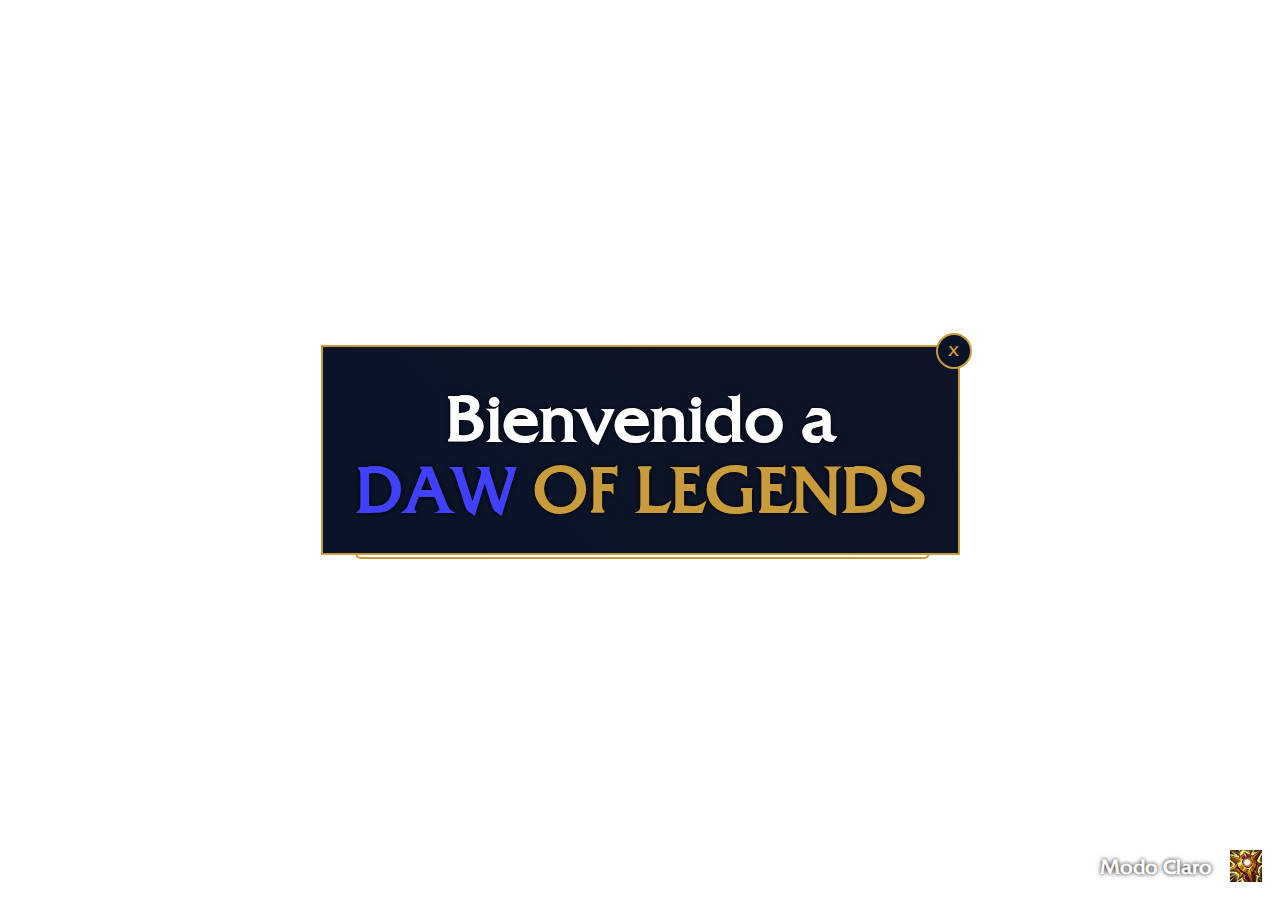
<file: index.html>
<!DOCTYPE html>
<html lang="en">
<head>
    <meta charset="UTF-8">
    <meta name="viewport" content="width=device-width, initial-scale=1.0">
    <title>DAW OF LEGENDS</title>
</head>
<body onload="window.location = './wellcome'">
    
</body>
</html>
</file>
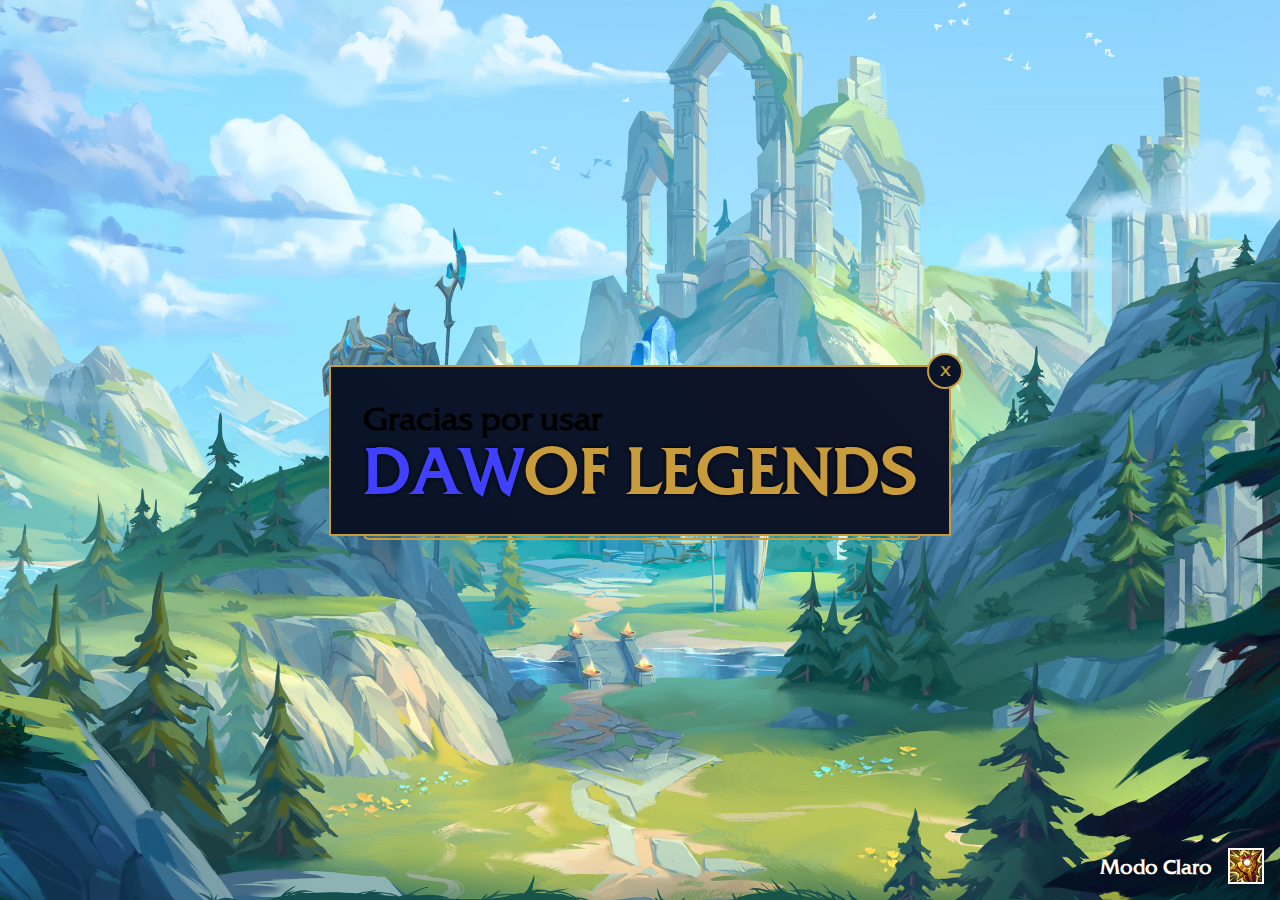
<file: goodbye/index.html>
<!DOCTYPE html>
<html lang="en">
<head>
    <meta charset="UTF-8">
    <meta name="viewport" content="width=device-width, initial-scale=1.0">
    <title>Gracias por usar DAW OF LEGENDS</title>
    <link rel="stylesheet" href="../src/css/global.css">
    <link rel="stylesheet" href="style.css">
</head>
<body>
    <div class="window">
        <h1>Gracias por usar</h1>
        <a href="../wellcome/" class="title"><span class="title0">DAW</span> <span class="title1">OF LEGENDS</span></a>
    </div>
    <div id="theme-mode"><p></p><img src="../src/images/transparent.png" onclick="changeThemeMode(true)"></div>
    <script src="../src/js/script.js"></script>
</body>
</html>
</file>
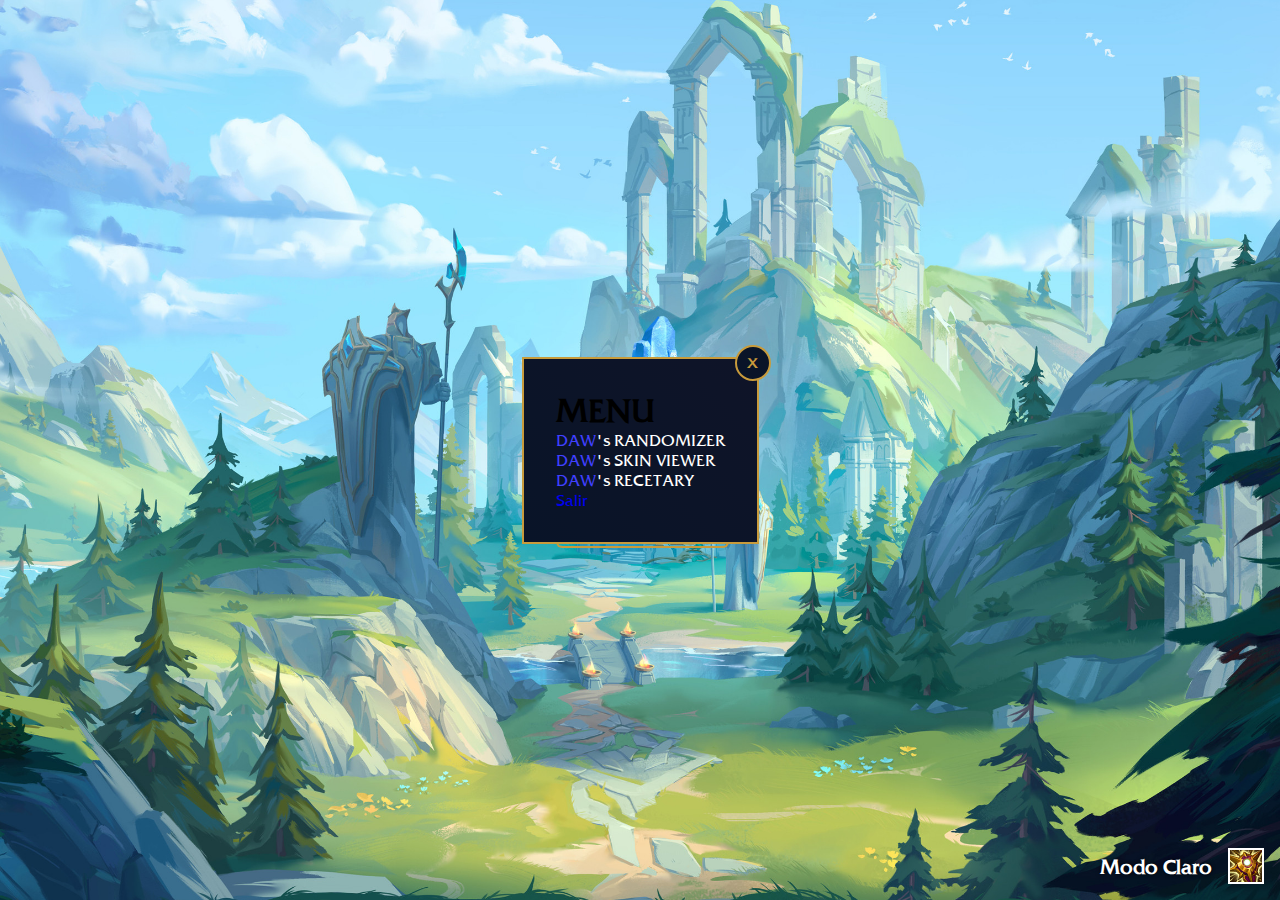
<file: menu/index.html>
<!DOCTYPE html>
<html lang="en">
<head>
    <meta charset="UTF-8">
    <meta name="viewport" content="width=device-width, initial-scale=1.0">
    <title>Menu - DAW OF LEGENDS</title>
    <link rel="stylesheet" href="../src/css/global.css">
    <link rel="stylesheet" href="style.css">
</head>
<body>
    <main>
        <div class="window">
            <div class="head">
                <h1>MENU</h1>
            </div>
            <div class="body">
                <a href="../randomizer/" class="title"><span class="title0">DAW</span><span class="title1">'s RANDOMIZER</span></a>
                <a href="../skin-viewer/" class="title"><span class="title0">DAW</span><span class="title1">'s SKIN VIEWER</span></a>
                <a href="../recetary/" class="title"><span class="title0">DAW</span><span class="title1">'s RECETARY</span></a>
            </div>
            <div class="foot">
                <a href="../goodbye/">Salir</a>
            </div>
        </div>
    </main>
    <div id="theme-mode" onclick="changeThemeMode(true)"><p></p><img src="../src/images/transparent.png"></div>
    <script src="../src/js/script.js"></script>
</body>
</html>
</file>
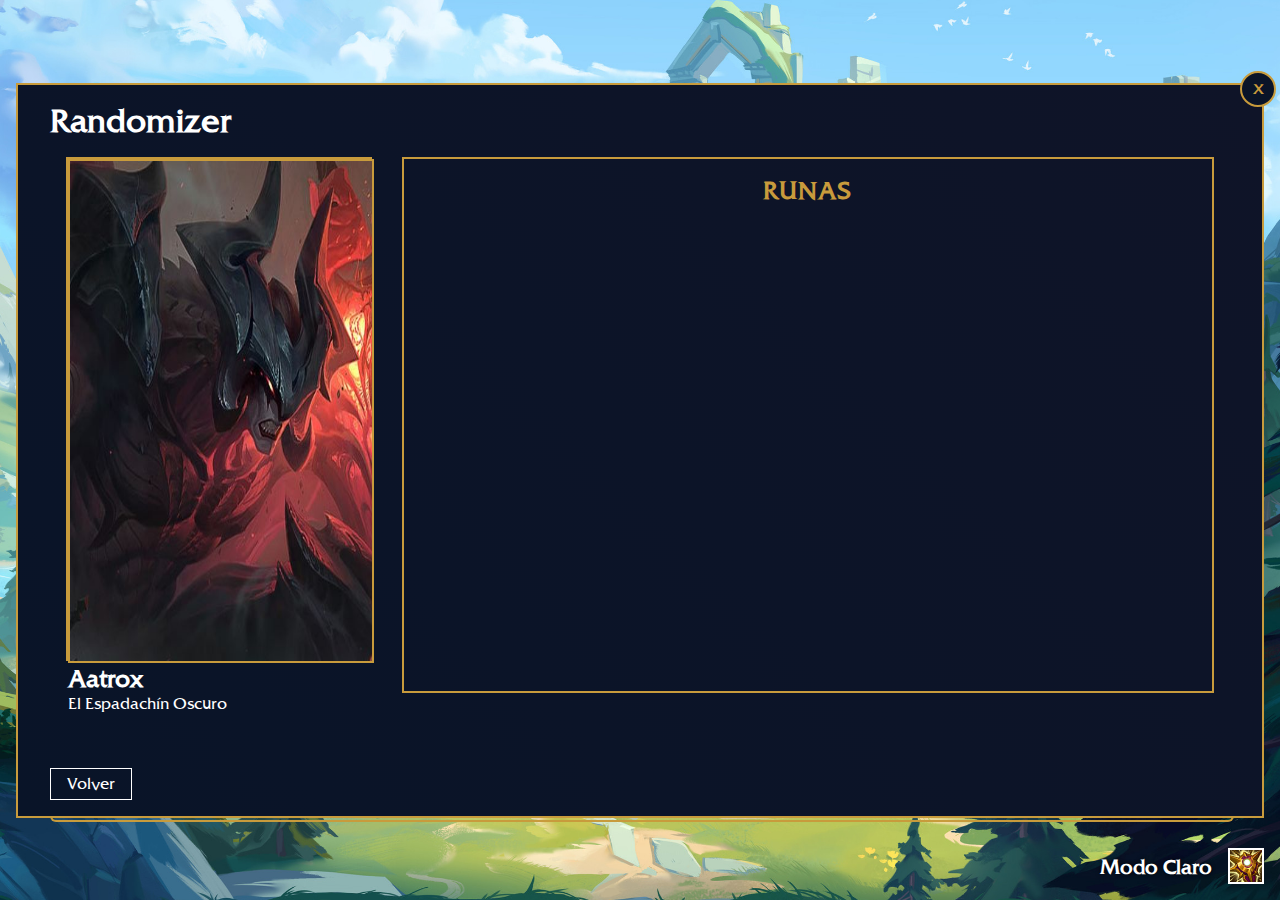
<file: randomizer/index.html>
<!DOCTYPE html>
<html lang="es">
<head>
    <meta charset="UTF-8">
    <meta name="viewport" content="width=device-width, initial-scale=1.0">
    <title>Randomizer - DAW OF LEGENDS</title>
    <link rel="stylesheet" href="../src/css/global.css">
    <link rel="stylesheet" href="style.css">
</head>
<body>
    <main>
        <div class="window">
            <div class="head">
                <h1>Randomizer</h1>
            </div>
            <div class="body">
                <div class="campeon">
                    <img src="../src/images/campeones/Aatrox.png" alt="Logo" class="campeon">
                    <h2 class="nombre">Aatrox</h2>
                    <p>El Espadachín Oscuro</p>
                </div>
                <div class="runas">
                    <h2>Runas</h2>
                </div>
            </div>
            <div class="foot">
                <a href="../menu/">Volver</a>
            </div>
        </div>
    </main>
    <div id="theme-mode"><p></p><img src="../src/images/transparent.png" onclick="changeThemeMode(true)"></div>
    <script src="../src/js/script.js"></script>
</body>
</html>
</file>
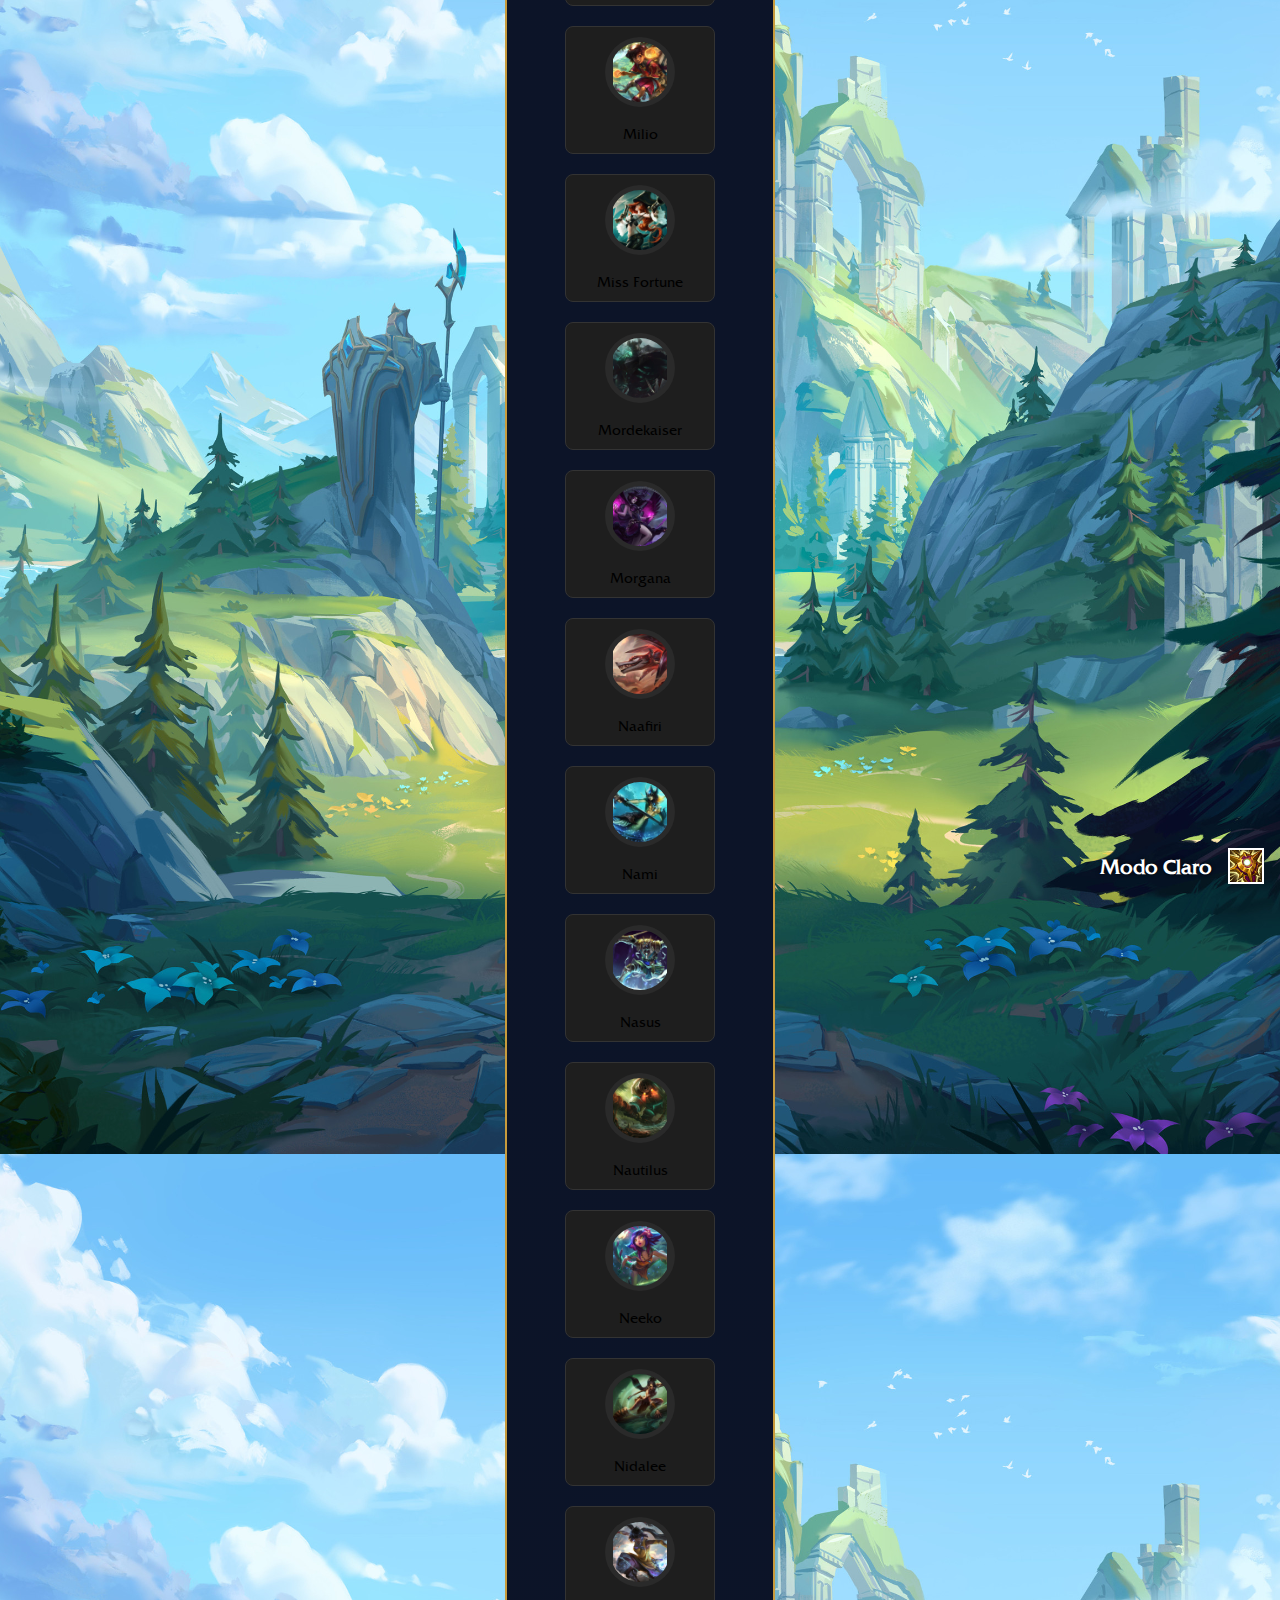
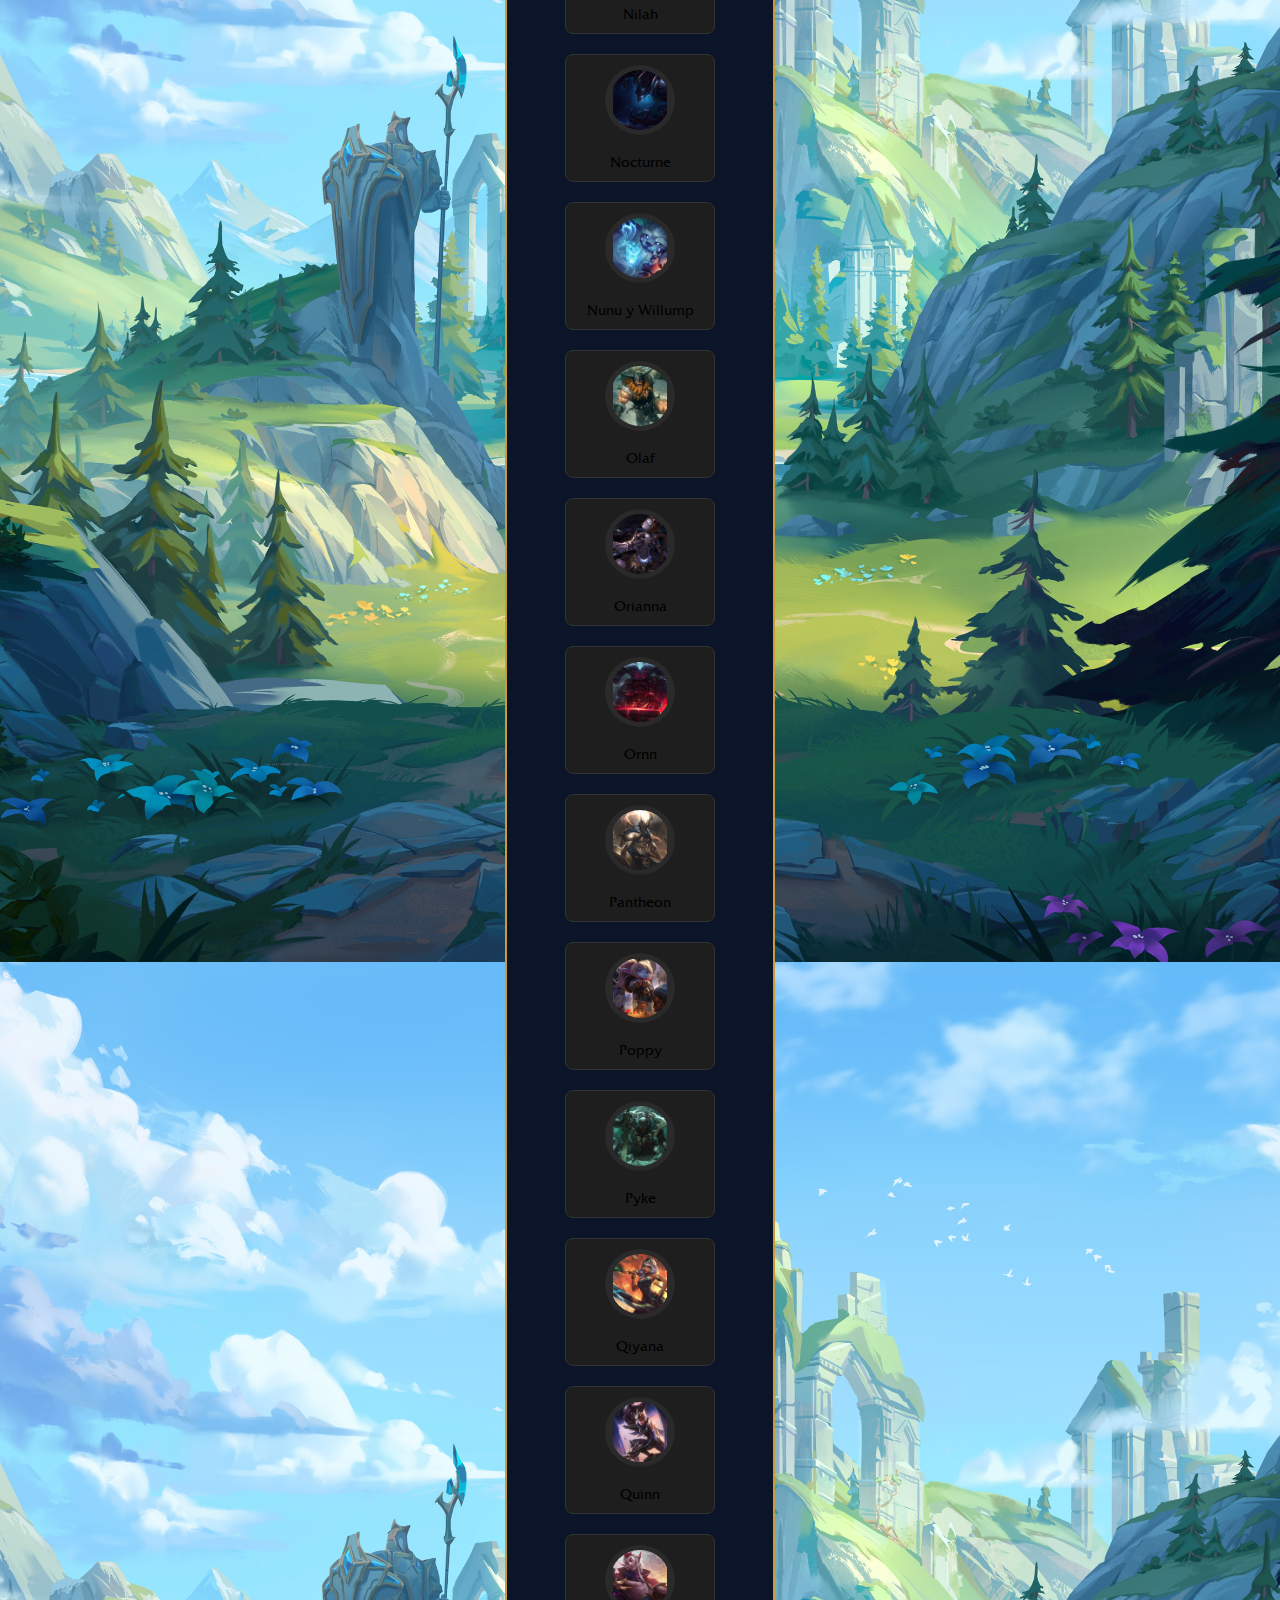
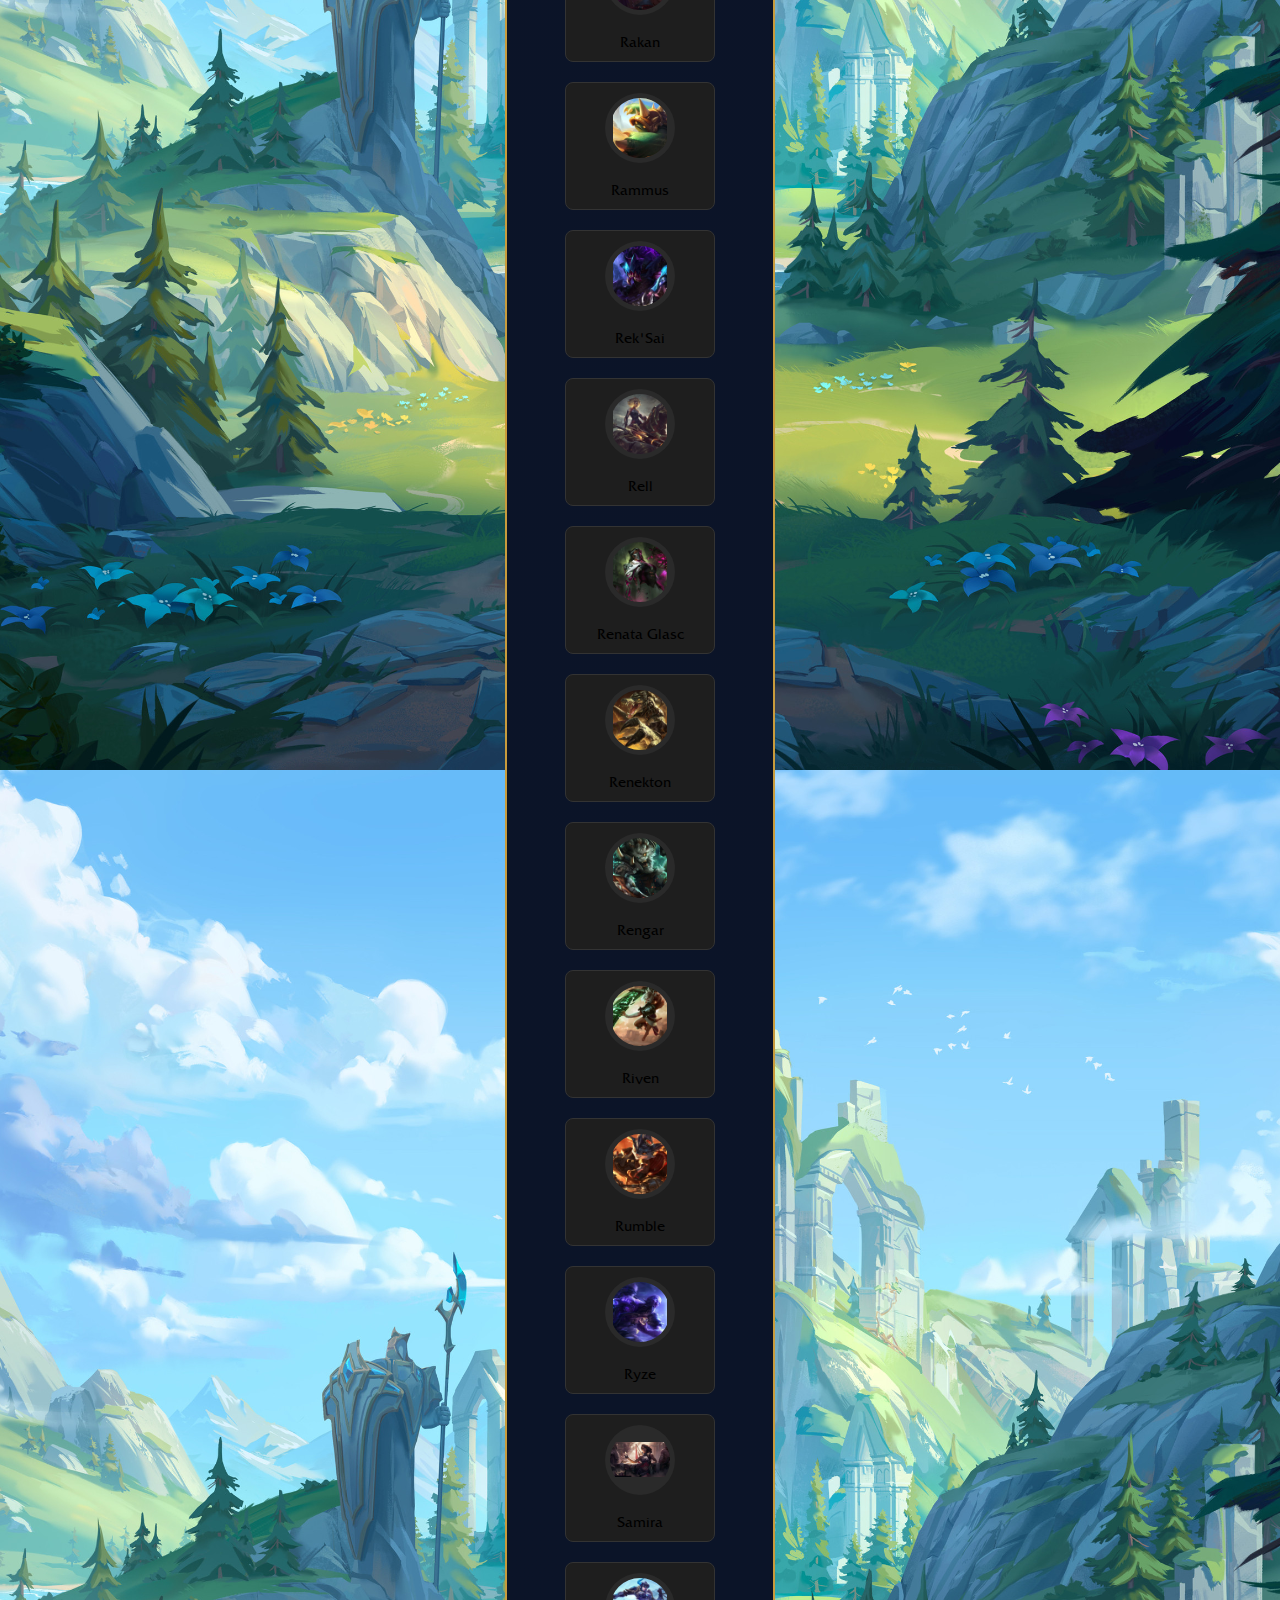
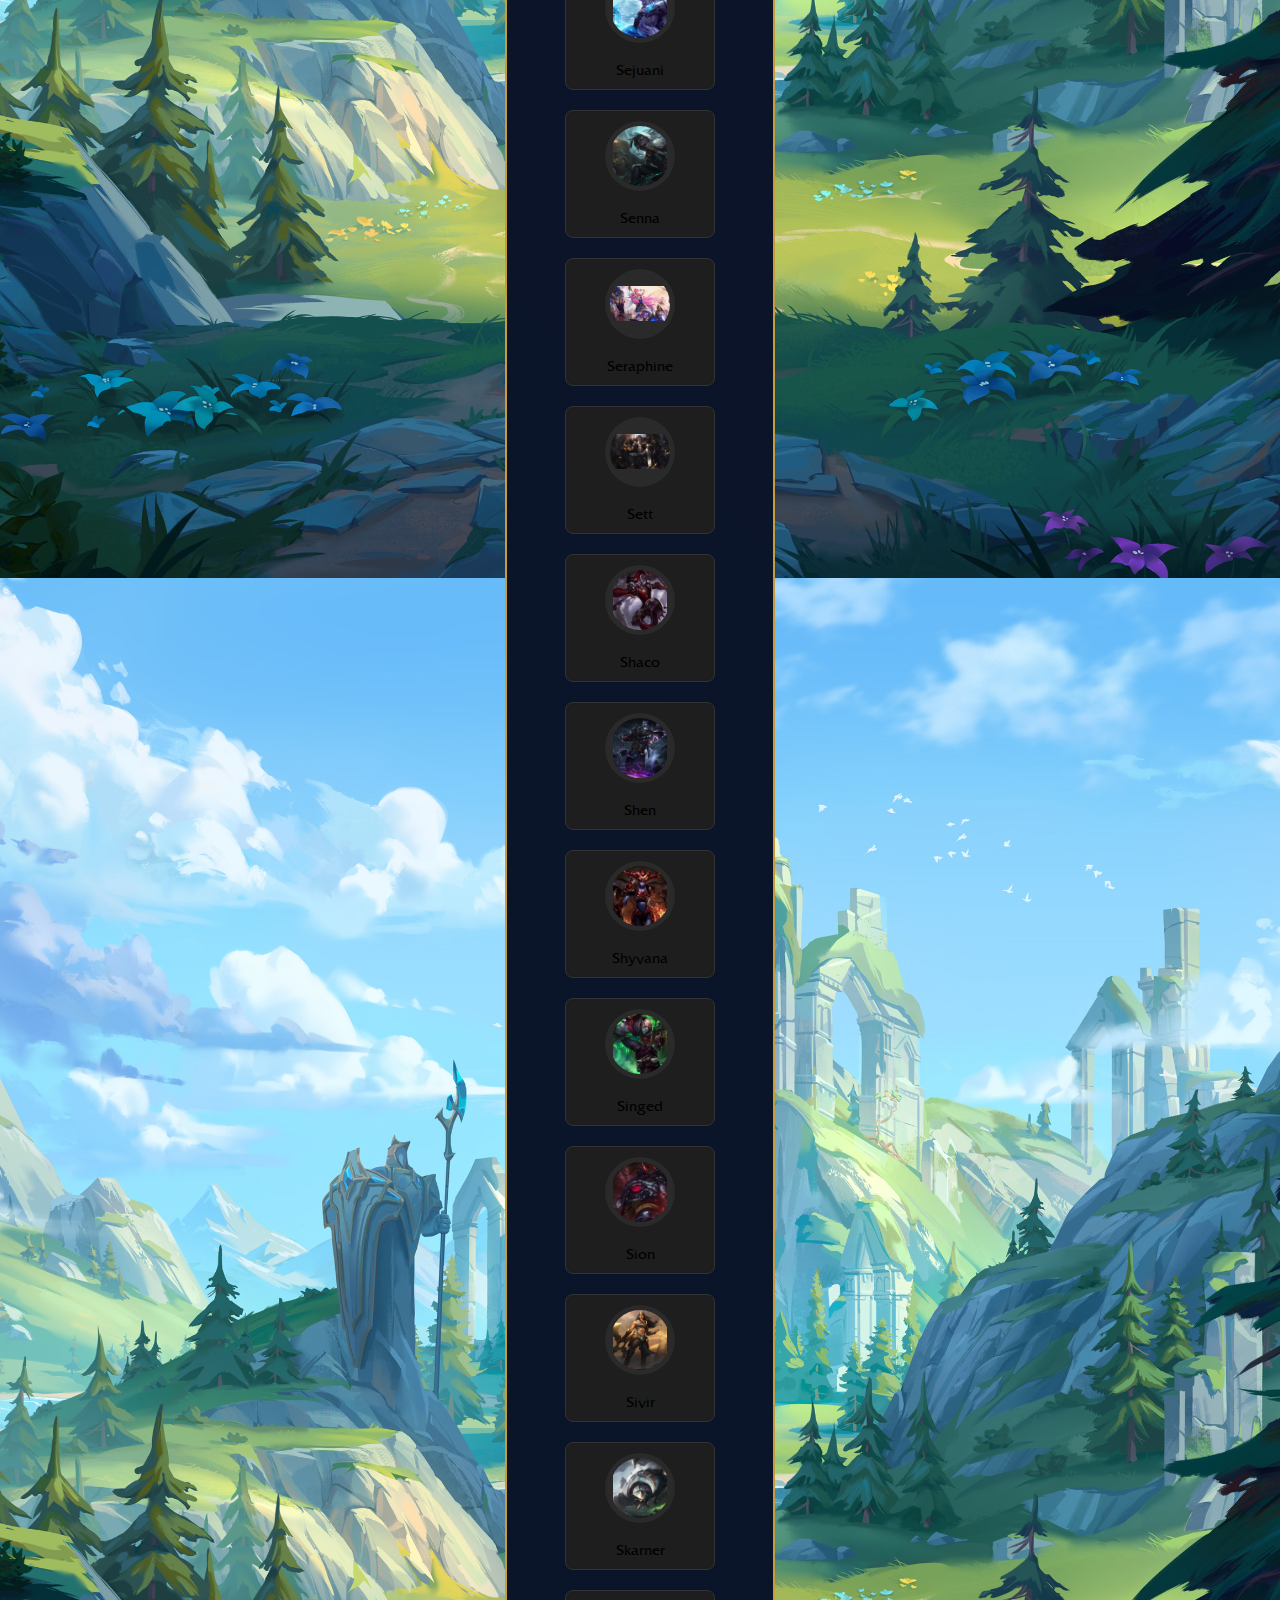
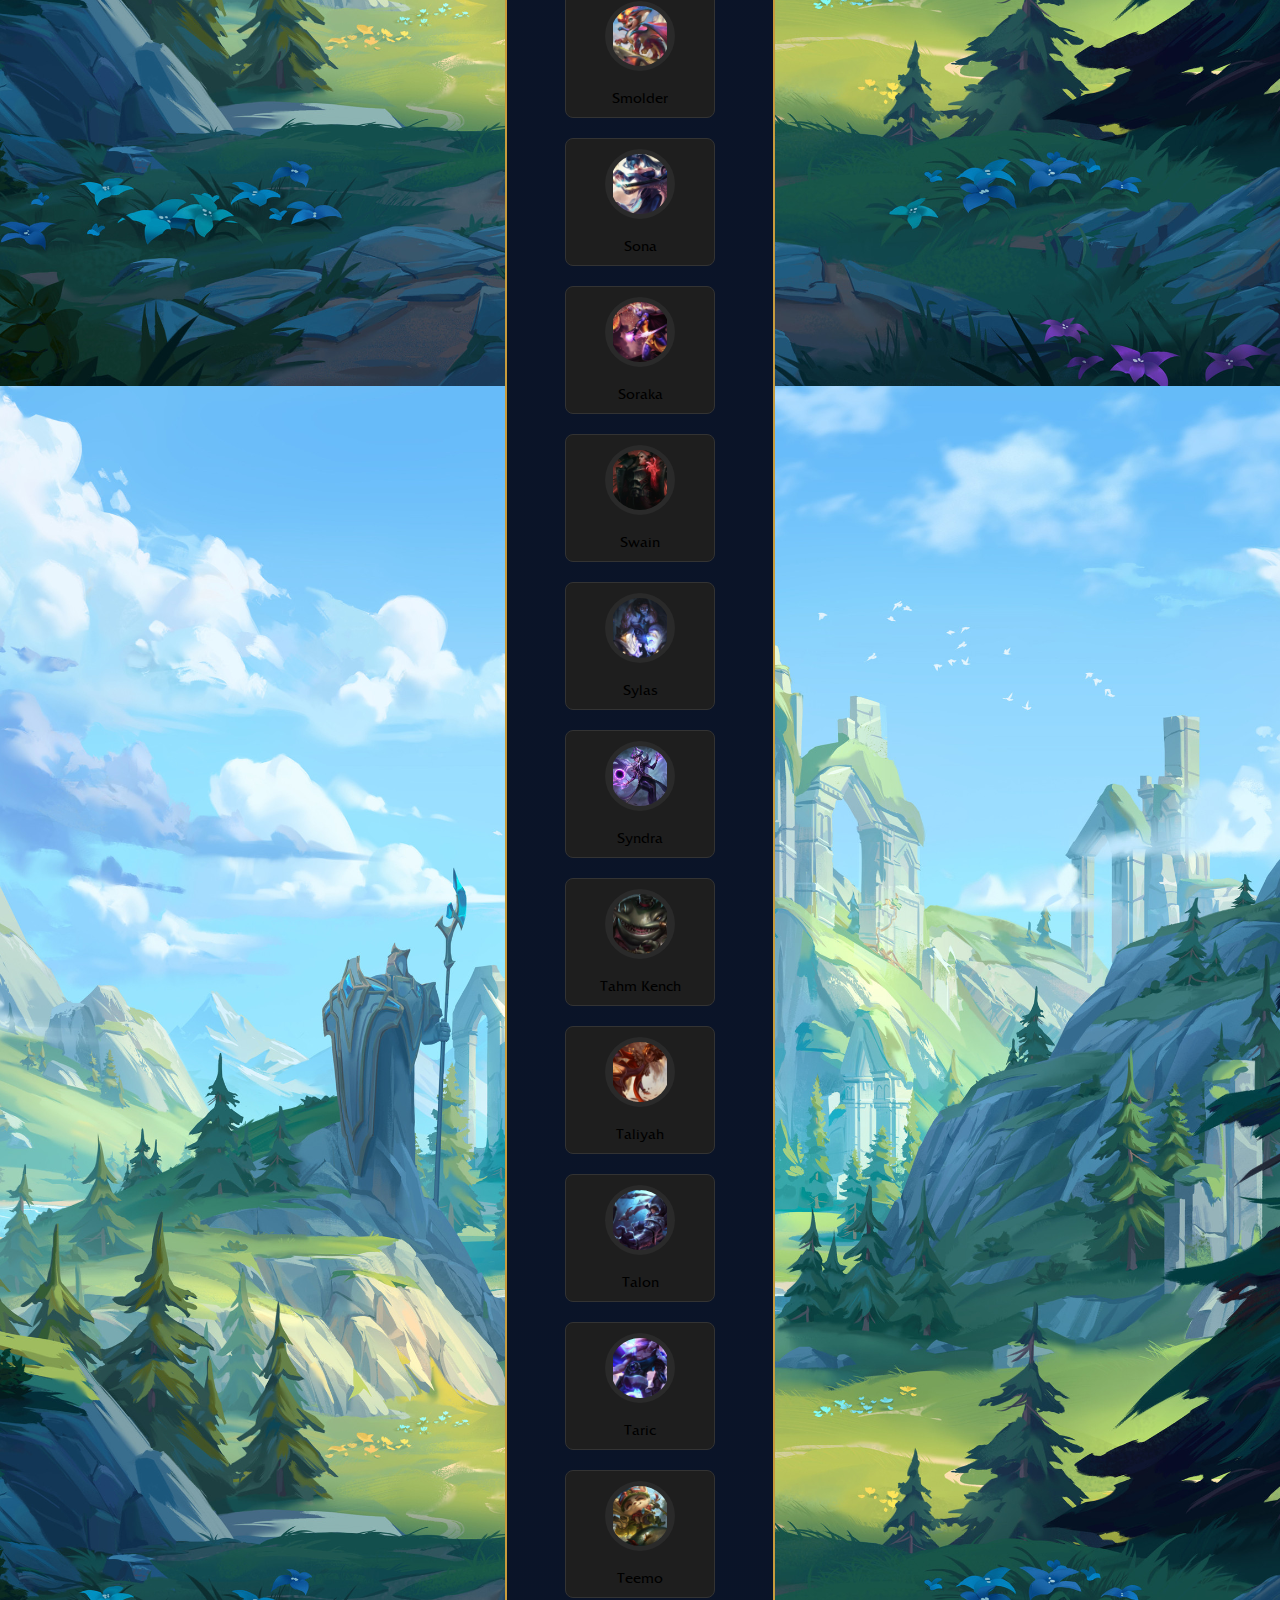
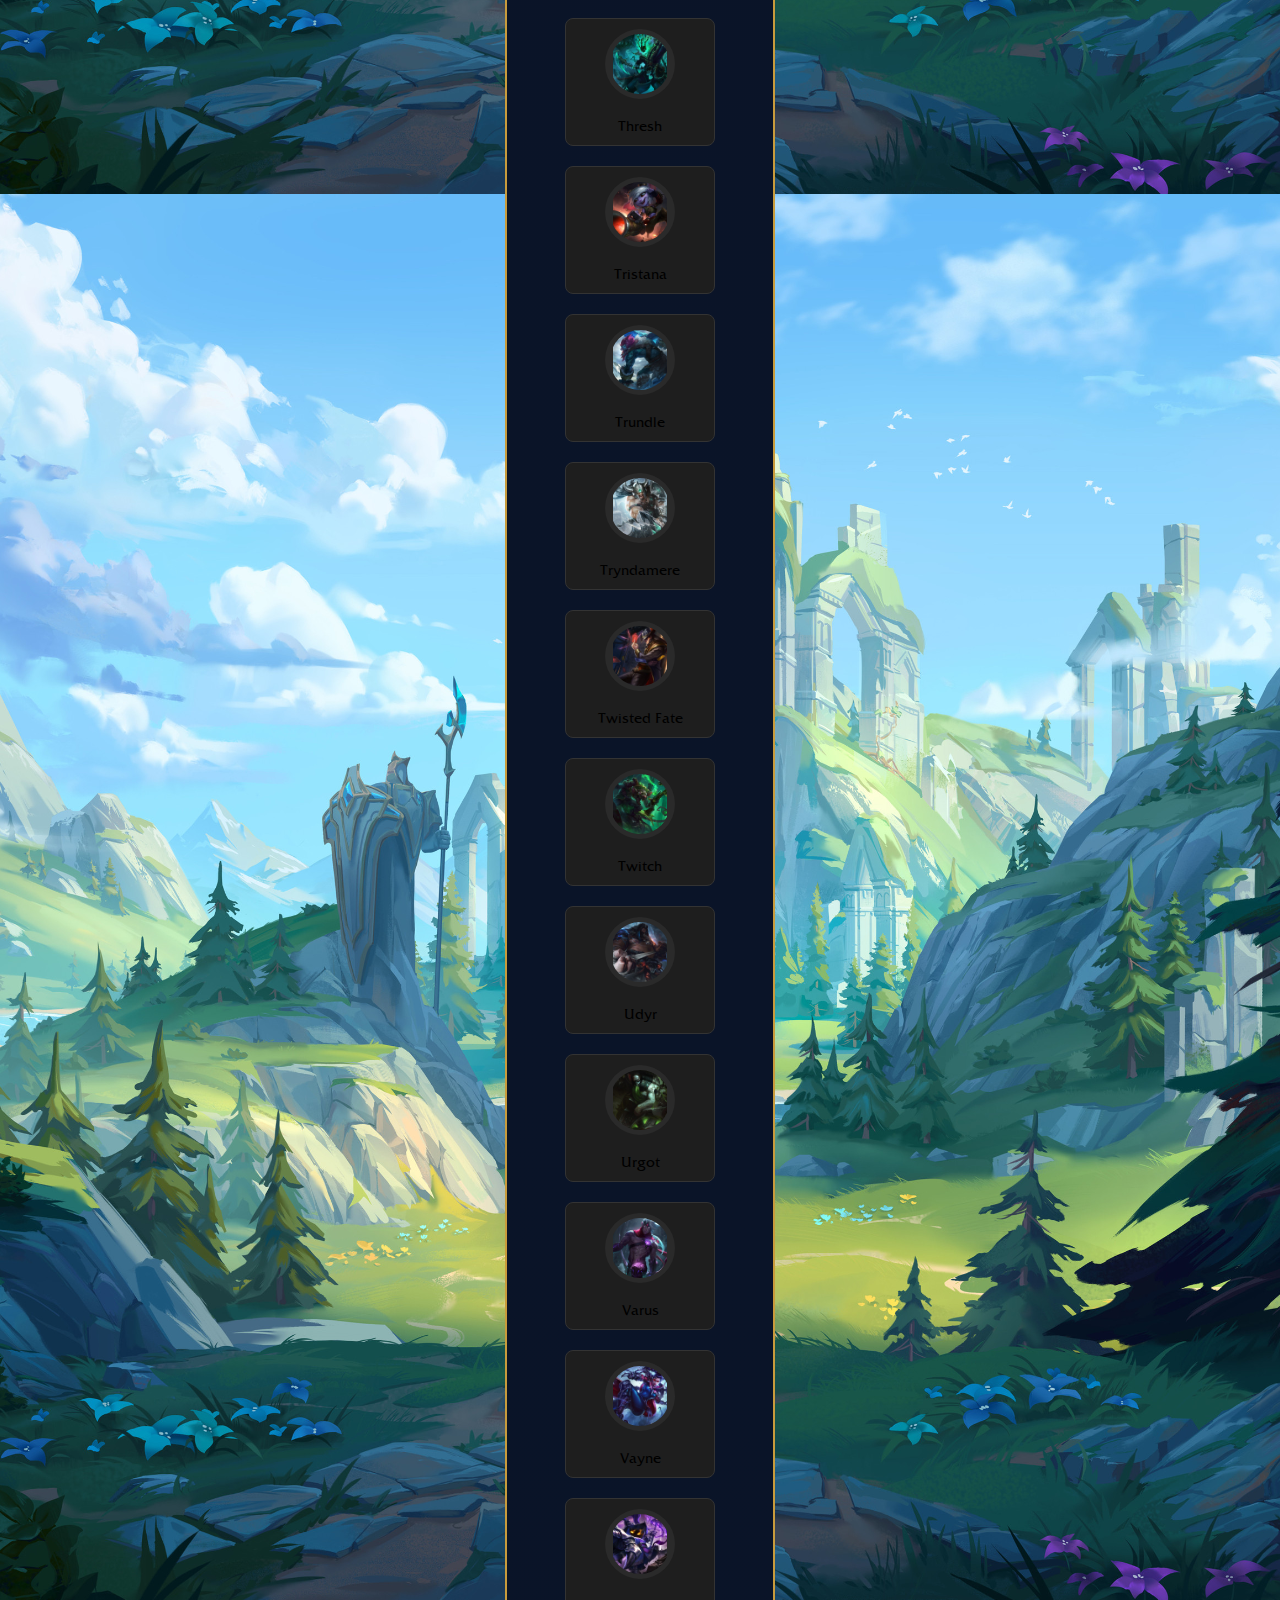
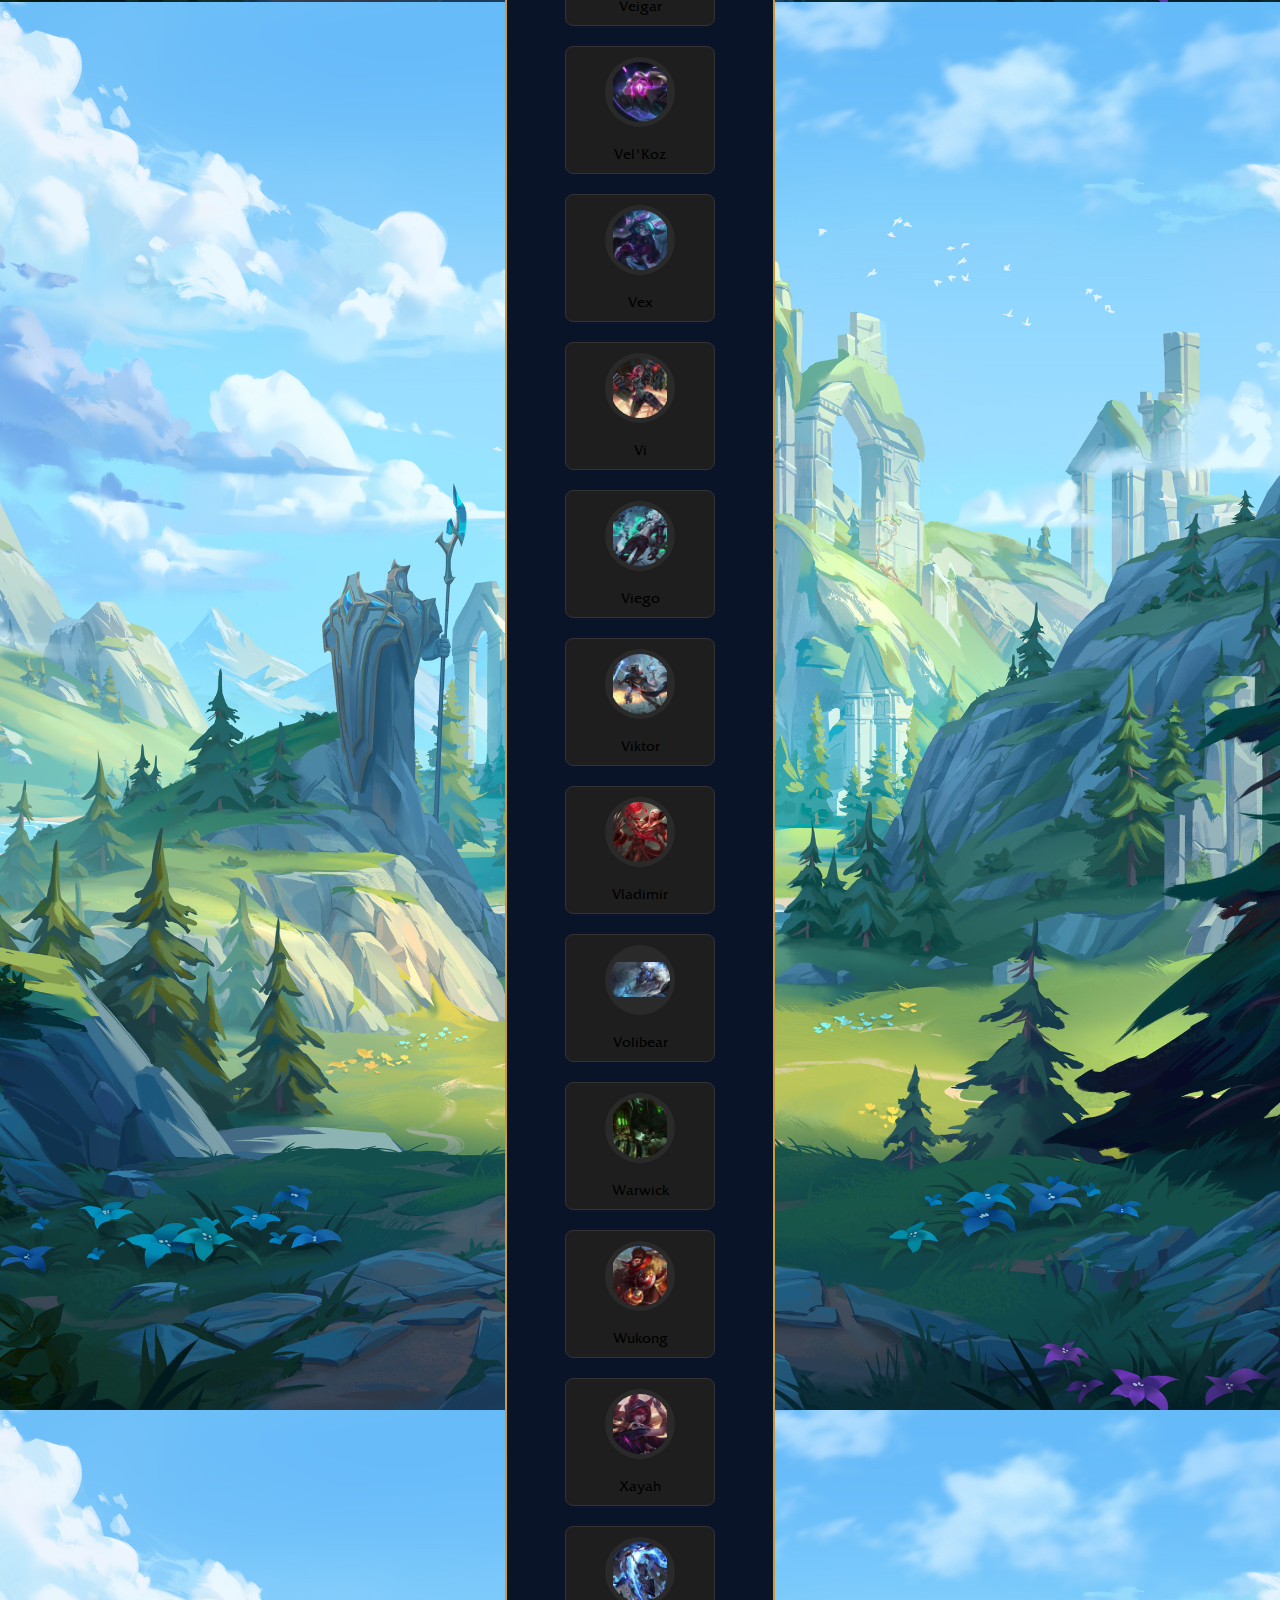
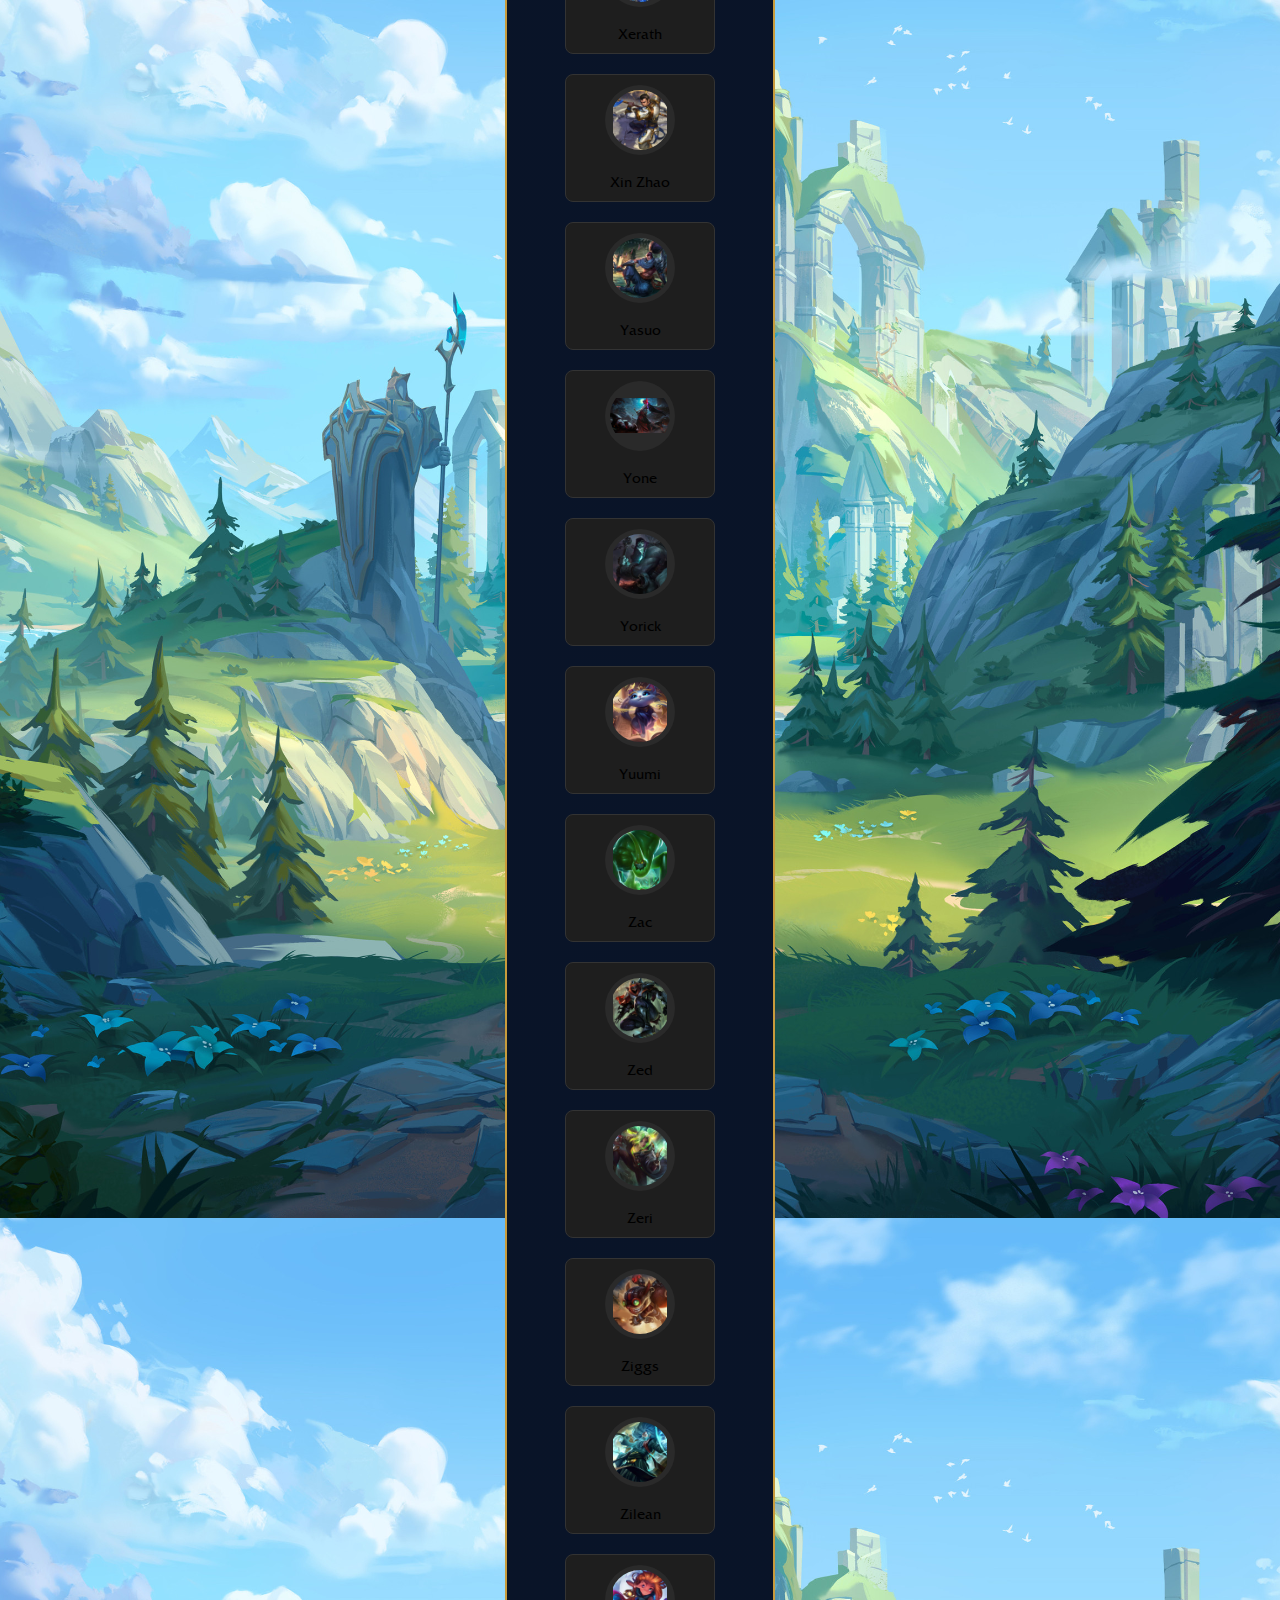
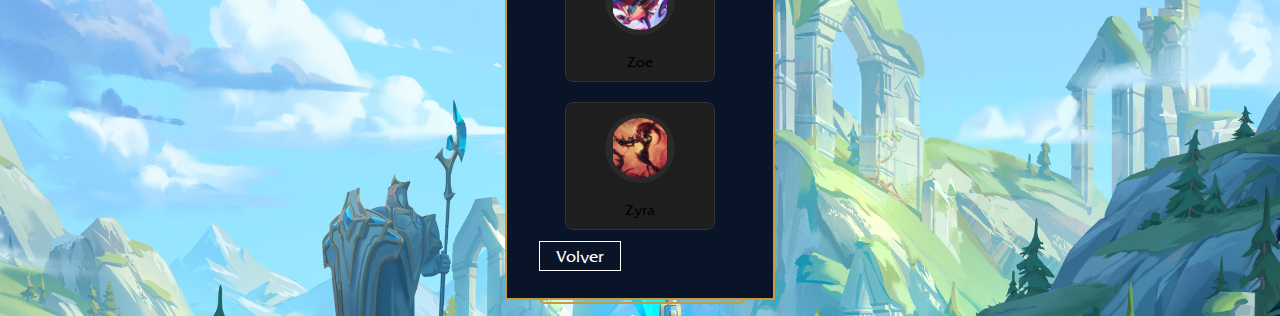
<file: skin-viewer/index.html>
<!DOCTYPE html>
<html lang="en">
<head>
    <meta charset="UTF-8">
    <meta name="viewport" content="width=device-width, initial-scale=1.0">
    <title>Menu - DAW OF LEGENDS</title>
    <link rel="stylesheet" href="../src/css/global.css">
    <link rel="stylesheet" href="style.css">
</head>
<body>
    <main>
        <div class="window">
            <div class="head">
                <h1>SKIN VIEWER</h1>
            </div>
            <div class="body">
                <div class="container">
                    <ul class="champion-list">
                        <li><img src="../src/images/campeones/Aatrox.png" alt="Aatrox"><span>Aatrox</span></li>
                        <li><img src="../src/images/campeones/Ahri.png" alt="Ahri"><span>Ahri</span></li>
                        <li><img src="../src/images/campeones/Akali.png" alt="Akali"><span>Akali</span></li>
                        <li><img src="../src/images/campeones/Akshan.png" alt="Akshan"><span>Akshan</span></li>
                        <li><img src="../src/images/campeones/Alistar.png" alt="Alistar"><span>Alistar</span></li>
                        <li><img src="../src/images/campeones/Ambessa.png" alt="Ambessa"><span>Ambessa</span></li>
                        <li><img src="../src/images/campeones/Amumu.png" alt="Amumu"><span>Amumu</span></li>
                        <li><img src="../src/images/campeones/Anivia.png" alt="Anivia"><span>Anivia</span></li>
                        <li><img src="../src/images/campeones/Annie.png" alt="Annie"><span>Annie</span></li>
                        <li><img src="../src/images/campeones/Aphelios.png" alt="Aphelios"><span>Aphelios</span></li>
                        <li><img src="../src/images/campeones/Ashe.png" alt="Ashe"><span>Ashe</span></li>
                        <li><img src="../src/images/campeones/Aurelion Sol.png" alt="Aurelion Sol"><span>Aurelion Sol</span></li>
                        <li><img src="../src/images/campeones/Aurora.png" alt="Aurora"><span>Aurora</span></li>
                        <li><img src="../src/images/campeones/Azir.png" alt="Azir"><span>Azir</span></li>
                        <li><img src="../src/images/campeones/Bardo.png" alt="Bardo"><span>Bardo</span></li>
                        <li><img src="../src/images/campeones/Bel'Veth.png" alt="Bel'Veth"><span>Bel'Veth</span></li>
                        <li><img src="../src/images/campeones/Blitzcrank.png" alt="Blitzcrank"><span>Blitzcrank</span></li>
                        <li><img src="../src/images/campeones/Brand.png" alt="Brand"><span>Brand</span></li>
                        <li><img src="../src/images/campeones/Braum.png" alt="Braum"><span>Braum</span></li>
                        <li><img src="../src/images/campeones/Briar.png" alt="Briar"><span>Briar</span></li>
                        <li><img src="../src/images/campeones/Caitlyn.png" alt="Caitlyn"><span>Caitlyn</span></li>
                        <li><img src="../src/images/campeones/Camille.png" alt="Camille"><span>Camille</span></li>
                        <li><img src="../src/images/campeones/Cassiopeia.png" alt="Cassiopeia"><span>Cassiopeia</span></li>
                        <li><img src="../src/images/campeones/Cho'Gath.png" alt="Cho'Gath"><span>Cho'Gath</span></li>
                        <li><img src="../src/images/campeones/Corki.png" alt="Corki"><span>Corki</span></li>
                        <li><img src="../src/images/campeones/Darius.png" alt="Darius"><span>Darius</span></li>
                        <li><img src="../src/images/campeones/Diana.png" alt="Diana"><span>Diana</span></li>
                        <li><img src="../src/images/campeones/Dr. Mundo.png" alt="Dr. Mundo"><span>Dr. Mundo</span></li>
                        <li><img src="../src/images/campeones/Draven.png" alt="Draven"><span>Draven</span></li>
                        <li><img src="../src/images/campeones/Ekko.png" alt="Ekko"><span>Ekko</span></li>
                        <li><img src="../src/images/campeones/Elise.png" alt="Elise"><span>Elise</span></li>
                        <li><img src="../src/images/campeones/Evelynn.png" alt="Evelynn"><span>Evelynn</span></li>
                        <li><img src="../src/images/campeones/Ezreal.png" alt="Ezreal"><span>Ezreal</span></li>
                        <li><img src="../src/images/campeones/Fiddlesticks.png" alt="Fiddlesticks"><span>Fiddlesticks</span></li>
                        <li><img src="../src/images/campeones/Fiora.png" alt="Fiora"><span>Fiora</span></li>
                        <li><img src="../src/images/campeones/Fizz.png" alt="Fizz"><span>Fizz</span></li>
                        <li><img src="../src/images/campeones/Galio.png" alt="Galio"><span>Galio</span></li>
                        <li><img src="../src/images/campeones/Gangplank.png" alt="Gangplank"><span>Gangplank</span></li>
                        <li><img src="../src/images/campeones/Garen.png" alt="Garen"><span>Garen</span></li>
                        <li><img src="../src/images/campeones/Gnar.png" alt="Gnar"><span>Gnar</span></li>
                        <li><img src="../src/images/campeones/Gragas.png" alt="Gragas"><span>Gragas</span></li>
                        <li><img src="../src/images/campeones/Graves.png" alt="Graves"><span>Graves</span></li>
                        <li><img src="../src/images/campeones/Gwen.png" alt="Gwen"><span>Gwen</span></li>
                        <li><img src="../src/images/campeones/Hecarim.png" alt="Hecarim"><span>Hecarim</span></li>
                        <li><img src="../src/images/campeones/Heimerdinger.png" alt="Heimerdinger"><span>Heimerdinger</span></li>
                        <li><img src="../src/images/campeones/Hwei.png" alt="Hwei"><span>Hwei</span></li>
                        <li><img src="../src/images/campeones/Illaoi.png" alt="Illaoi"><span>Illaoi</span></li>
                        <li><img src="../src/images/campeones/Irelia.png" alt="Irelia"><span>Irelia</span></li>
                        <li><img src="../src/images/campeones/Ivern.png" alt="Ivern"><span>Ivern</span></li>
                        <li><img src="../src/images/campeones/Janna.png" alt="Janna"><span>Janna</span></li>
                        <li><img src="../src/images/campeones/Jarvan IV.png" alt="Jarvan IV"><span>Jarvan IV</span></li>
                        <li><img src="../src/images/campeones/Jax.png" alt="Jax"><span>Jax</span></li>
                        <li><img src="../src/images/campeones/Jayce.png" alt="Jayce"><span>Jayce</span></li>
                        <li><img src="../src/images/campeones/Jhin.png" alt="Jhin"><span>Jhin</span></li>
                        <li><img src="../src/images/campeones/Jinx.png" alt="Jinx"><span>Jinx</span></li>
                        <li><img src="../src/images/campeones/K'Sante.png" alt="K'Sante"><span>K'Sante</span></li>
                        <li><img src="../src/images/campeones/Kai'Sa.png" alt="Kai'Sa"><span>Kai'Sa</span></li>
                        <li><img src="../src/images/campeones/Kalista.png" alt="Kalista"><span>Kalista</span></li>
                        <li><img src="../src/images/campeones/Karma.png" alt="Karma"><span>Karma</span></li>
                        <li><img src="../src/images/campeones/Karthus.png" alt="Karthus"><span>Karthus</span></li>
                        <li><img src="../src/images/campeones/Kassadin.png" alt="Kassadin"><span>Kassadin</span></li>
                        <li><img src="../src/images/campeones/Katarina.png" alt="Katarina"><span>Katarina</span></li>
                        <li><img src="../src/images/campeones/Kayle.png" alt="Kayle"><span>Kayle</span></li>
                        <li><img src="../src/images/campeones/Kayn.png" alt="Kayn"><span>Kayn</span></li>
                        <li><img src="../src/images/campeones/Kennen.png" alt="Kennen"><span>Kennen</span></li>
                        <li><img src="../src/images/campeones/Kha'Zix.png" alt="Kha'Zix"><span>Kha'Zix</span></li>
                        <li><img src="../src/images/campeones/Kindred.png" alt="Kindred"><span>Kindred</span></li>
                        <li><img src="../src/images/campeones/Kled.png" alt="Kled"><span>Kled</span></li>
                        <li><img src="../src/images/campeones/Kog'Maw.png" alt="Kog'Maw"><span>Kog'Maw</span></li>
                        <li><img src="../src/images/campeones/LeBlanc.png" alt="LeBlanc"><span>LeBlanc</span></li>
                        <li><img src="../src/images/campeones/Lee Sin.png" alt="Lee Sin"><span>Lee Sin</span></li>
                        <li><img src="../src/images/campeones/Leona.png" alt="Leona"><span>Leona</span></li>
                        <li><img src="../src/images/campeones/Lillia.png" alt="Lillia"><span>Lillia</span></li>
                        <li><img src="../src/images/campeones/Lissandra.png" alt="Lissandra"><span>Lissandra</span></li>
                        <li><img src="../src/images/campeones/Lucian.png" alt="Lucian"><span>Lucian</span></li>
                        <li><img src="../src/images/campeones/Lulu.png" alt="Lulu"><span>Lulu</span></li>
                        <li><img src="../src/images/campeones/Lux.png" alt="Lux"><span>Lux</span></li>
                        <li><img src="../src/images/campeones/Maestro Yi.png" alt="Maestro Yi"><span>Maestro Yi</span></li>
                        <li><img src="../src/images/campeones/Malphite.png" alt="Malphite"><span>Malphite</span></li>
                        <li><img src="../src/images/campeones/Malzahar.png" alt="Malzahar"><span>Malzahar</span></li>
                        <li><img src="../src/images/campeones/Maokai.png" alt="Maokai"><span>Maokai</span></li>
                        <li><img src="../src/images/campeones/Mel.png" alt="Mel"><span>Mel</span></li>
                        <li><img src="../src/images/campeones/Milio.png" alt="Milio"><span>Milio</span></li>
                        <li><img src="../src/images/campeones/Miss Fortune.png" alt="Miss Fortune"><span>Miss Fortune</span></li>
                        <li><img src="../src/images/campeones/Mordekaiser.png" alt="Mordekaiser"><span>Mordekaiser</span></li>
                        <li><img src="../src/images/campeones/Morgana.png" alt="Morgana"><span>Morgana</span></li>
                        <li><img src="../src/images/campeones/Naafiri.png" alt="Naafiri"><span>Naafiri</span></li>
                        <li><img src="../src/images/campeones/Nami.png" alt="Nami"><span>Nami</span></li>
                        <li><img src="../src/images/campeones/Nasus.png" alt="Nasus"><span>Nasus</span></li>
                        <li><img src="../src/images/campeones/Nautilus.png" alt="Nautilus"><span>Nautilus</span></li>
                        <li><img src="../src/images/campeones/Neeko.png" alt="Neeko"><span>Neeko</span></li>
                        <li><img src="../src/images/campeones/Nidalee.png" alt="Nidalee"><span>Nidalee</span></li>
                        <li><img src="../src/images/campeones/Nilah.png" alt="Nilah"><span>Nilah</span></li>
                        <li><img src="../src/images/campeones/Nocturne.png" alt="Nocturne"><span>Nocturne</span></li>
                        <li><img src="../src/images/campeones/Nunu y Willump.png" alt="Nunu y Willump"><span>Nunu y Willump</span></li>
                        <li><img src="../src/images/campeones/Olaf.png" alt="Olaf"><span>Olaf</span></li>
                        <li><img src="../src/images/campeones/Orianna.png" alt="Orianna"><span>Orianna</span></li>
                        <li><img src="../src/images/campeones/Ornn.png" alt="Ornn"><span>Ornn</span></li>
                        <li><img src="../src/images/campeones/Pantheon.png" alt="Pantheon"><span>Pantheon</span></li>
                        <li><img src="../src/images/campeones/Poppy.png" alt="Poppy"><span>Poppy</span></li>
                        <li><img src="../src/images/campeones/Pyke.png" alt="Pyke"><span>Pyke</span></li>
                        <li><img src="../src/images/campeones/Qiyana.png" alt="Qiyana"><span>Qiyana</span></li>
                        <li><img src="../src/images/campeones/Quinn.png" alt="Quinn"><span>Quinn</span></li>
                        <li><img src="../src/images/campeones/Rakan.png" alt="Rakan"><span>Rakan</span></li>
                        <li><img src="../src/images/campeones/Rammus.png" alt="Rammus"><span>Rammus</span></li>
                        <li><img src="../src/images/campeones/Rek'Sai.png" alt="Rek'Sai"><span>Rek'Sai</span></li>
                        <li><img src="../src/images/campeones/Rell.png" alt="Rell"><span>Rell</span></li>
                        <li><img src="../src/images/campeones/Renata Glasc.png" alt="Renata Glasc"><span>Renata Glasc</span></li>
                        <li><img src="../src/images/campeones/Renekton.png" alt="Renekton"><span>Renekton</span></li>
                        <li><img src="../src/images/campeones/Rengar.png" alt="Rengar"><span>Rengar</span></li>
                        <li><img src="../src/images/campeones/Riven.png" alt="Riven"><span>Riven</span></li>
                        <li><img src="../src/images/campeones/Rumble.png" alt="Rumble"><span>Rumble</span></li>
                        <li><img src="../src/images/campeones/Ryze.png" alt="Ryze"><span>Ryze</span></li>
                        <li><img src="../src/images/campeones/Samira.png" alt="Samira"><span>Samira</span></li>
                        <li><img src="../src/images/campeones/Sejuani.png" alt="Sejuani"><span>Sejuani</span></li>
                        <li><img src="../src/images/campeones/Senna.png" alt="Senna"><span>Senna</span></li>
                        <li><img src="../src/images/campeones/Seraphine.png" alt="Seraphine"><span>Seraphine</span></li>
                        <li><img src="../src/images/campeones/Sett.png" alt="Sett"><span>Sett</span></li>
                        <li><img src="../src/images/campeones/Shaco.png" alt="Shaco"><span>Shaco</span></li>
                        <li><img src="../src/images/campeones/Shen.png" alt="Shen"><span>Shen</span></li>
                        <li><img src="../src/images/campeones/Shyvana.png" alt="Shyvana"><span>Shyvana</span></li>
                        <li><img src="../src/images/campeones/Singed.png" alt="Singed"><span>Singed</span></li>
                        <li><img src="../src/images/campeones/Sion.png" alt="Sion"><span>Sion</span></li>
                        <li><img src="../src/images/campeones/Sivir.png" alt="Sivir"><span>Sivir</span></li>
                        <li><img src="../src/images/campeones/Skarner.png" alt="Skarner"><span>Skarner</span></li>
                        <li><img src="../src/images/campeones/Smolder.png" alt="Smolder"><span>Smolder</span></li>
                        <li><img src="../src/images/campeones/Sona.png" alt="Sona"><span>Sona</span></li>
                        <li><img src="../src/images/campeones/Soraka.png" alt="Soraka"><span>Soraka</span></li>
                        <li><img src="../src/images/campeones/Swain.png" alt="Swain"><span>Swain</span></li>
                        <li><img src="../src/images/campeones/Sylas.png" alt="Sylas"><span>Sylas</span></li>
                        <li><img src="../src/images/campeones/Syndra.png" alt="Syndra"><span>Syndra</span></li>
                        <li><img src="../src/images/campeones/Tahm Kench.png" alt="Tahm Kench"><span>Tahm Kench</span></li>
                        <li><img src="../src/images/campeones/Taliyah.png" alt="Taliyah"><span>Taliyah</span></li>
                        <li><img src="../src/images/campeones/Talon.png" alt="Talon"><span>Talon</span></li>
                        <li><img src="../src/images/campeones/Taric.png" alt="Taric"><span>Taric</span></li>
                        <li><img src="../src/images/campeones/Teemo.png" alt="Teemo"><span>Teemo</span></li>
                        <li><img src="../src/images/campeones/Thresh.png" alt="Thresh"><span>Thresh</span></li>
                        <li><img src="../src/images/campeones/Tristana.png" alt="Tristana"><span>Tristana</span></li>
                        <li><img src="../src/images/campeones/Trundle.png" alt="Trundle"><span>Trundle</span></li>
                        <li><img src="../src/images/campeones/Tryndamere.png" alt="Tryndamere"><span>Tryndamere</span></li>
                        <li><img src="../src/images/campeones/Twisted Fate.png" alt="Twisted Fate"><span>Twisted Fate</span></li>
                        <li><img src="../src/images/campeones/Twitch.png" alt="Twitch"><span>Twitch</span></li>
                        <li><img src="../src/images/campeones/Udyr.png" alt="Udyr"><span>Udyr</span></li>
                        <li><img src="../src/images/campeones/Urgot.png" alt="Urgot"><span>Urgot</span></li>
                        <li><img src="../src/images/campeones/Varus.png" alt="Varus"><span>Varus</span></li>
                        <li><img src="../src/images/campeones/Vayne.png" alt="Vayne"><span>Vayne</span></li>
                        <li><img src="../src/images/campeones/Veigar.png" alt="Veigar"><span>Veigar</span></li>
                        <li><img src="../src/images/campeones/Vel'Koz.png" alt="Vel'Koz"><span>Vel'Koz</span></li>
                        <li><img src="../src/images/campeones/Vex.png" alt="Vex"><span>Vex</span></li>
                        <li><img src="../src/images/campeones/Vi.png" alt="Vi"><span>Vi</span></li>
                        <li><img src="../src/images/campeones/Viego.png" alt="Viego"><span>Viego</span></li>
                        <li><img src="../src/images/campeones/Viktor.png" alt="Viktor"><span>Viktor</span></li>
                        <li><img src="../src/images/campeones/Vladimir.png" alt="Vladimir"><span>Vladimir</span></li>
                        <li><img src="../src/images/campeones/Volibear.png" alt="Volibear"><span>Volibear</span></li>
                        <li><img src="../src/images/campeones/Warwick.png" alt="Warwick"><span>Warwick</span></li>
                        <li><img src="../src/images/campeones/Wukong.png" alt="Wukong"><span>Wukong</span></li>
                        <li><img src="../src/images/campeones/Xayah.png" alt="Xayah"><span>Xayah</span></li>
                        <li><img src="../src/images/campeones/Xerath.png" alt="Xerath"><span>Xerath</span></li>
                        <li><img src="../src/images/campeones/Xin Zhao.png" alt="Xin Zhao"><span>Xin Zhao</span></li>
                        <li><img src="../src/images/campeones/Yasuo.png" alt="Yasuo"><span>Yasuo</span></li>
                        <li><img src="../src/images/campeones/Yone.png" alt="Yone"><span>Yone</span></li>
                        <li><img src="../src/images/campeones/Yorick.png" alt="Yorick"><span>Yorick</span></li>
                        <li><img src="../src/images/campeones/Yuumi.png" alt="Yuumi"><span>Yuumi</span></li>
                        <li><img src="../src/images/campeones/Zac.png" alt="Zac"><span>Zac</span></li>
                        <li><img src="../src/images/campeones/Zed.png" alt="Zed"><span>Zed</span></li>
                        <li><img src="../src/images/campeones/Zeri.png" alt="Zeri"><span>Zeri</span></li>
                        <li><img src="../src/images/campeones/Ziggs.png" alt="Ziggs"><span>Ziggs</span></li>
                        <li><img src="../src/images/campeones/Zilean.png" alt="Zilean"><span>Zilean</span></li>
                        <li><img src="../src/images/campeones/Zoe.png" alt="Zoe"><span>Zoe</span></li>
                        <li><img src="../src/images/campeones/Zyra.png" alt="Zyra"><span>Zyra</span></li>
                    </ul>
                </div>
                <div class="skin-viewer" style="display: none;">
                    <div class="skin-container"></div>
                    <button class="back-button">Volver a la lista</button>
                </div>
            </div>
            <div class="foot">
                <a href="../menu/">Volver</a>
            </div>
        </div>
    </main>
    <div id="theme-mode"><p></p><img src="../src/images/transparent.png" onclick="changeThemeMode(true)"></div>
    <script src="../src/js/script.js"></script>
</body>
</html>
</file>
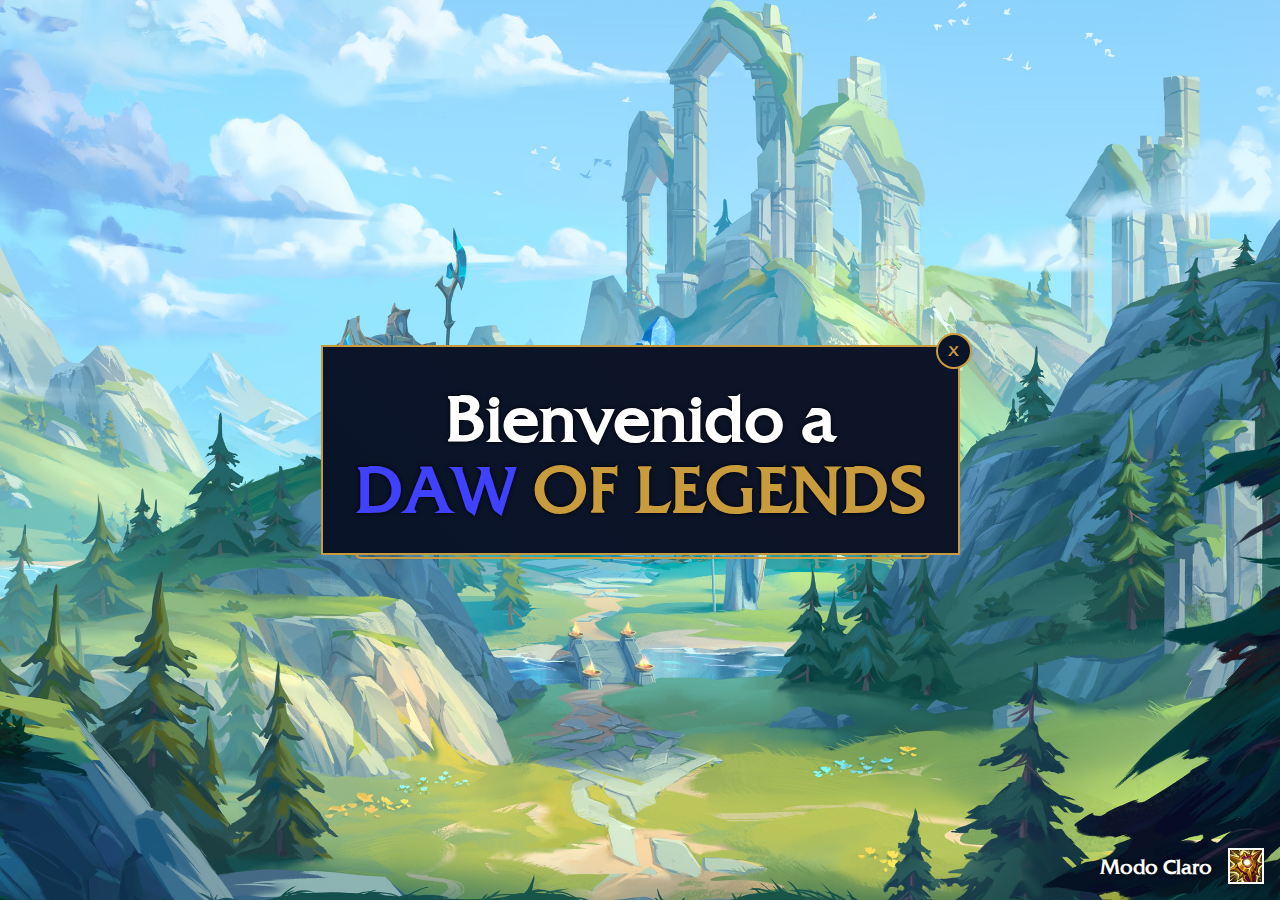
<file: wellcome/index.html>
<!DOCTYPE html>
<html lang="es">
<head>
    <meta charset="UTF-8">
    <meta name="viewport" content="width=device-width, initial-scale=1.0">
    <title>Bienvenido - DAW OF LEGENDS</title>
    <link rel="stylesheet" href="../src/css/global.css">
    <link rel="stylesheet" href="style.css">
</head>
<body>
    <main>
        <div class="window">
            <div class="head"></div>
            <div class="body">
                <h1>Bienvenido a</h1>
                <a href="../menu/" class="title"><span><span class="title0">DAW</span> <span class="title1">OF LEGENDS</span></span></a>
            </div>
            <div class="foot"></div>
        </div>
    </main>
    <div id="theme-mode" onclick="changeThemeMode(true)"><p></p><img src="../src/images/transparent.png" ></div>
    <script src="../src/js/script.js"></script>
</body>
</html>
</file>
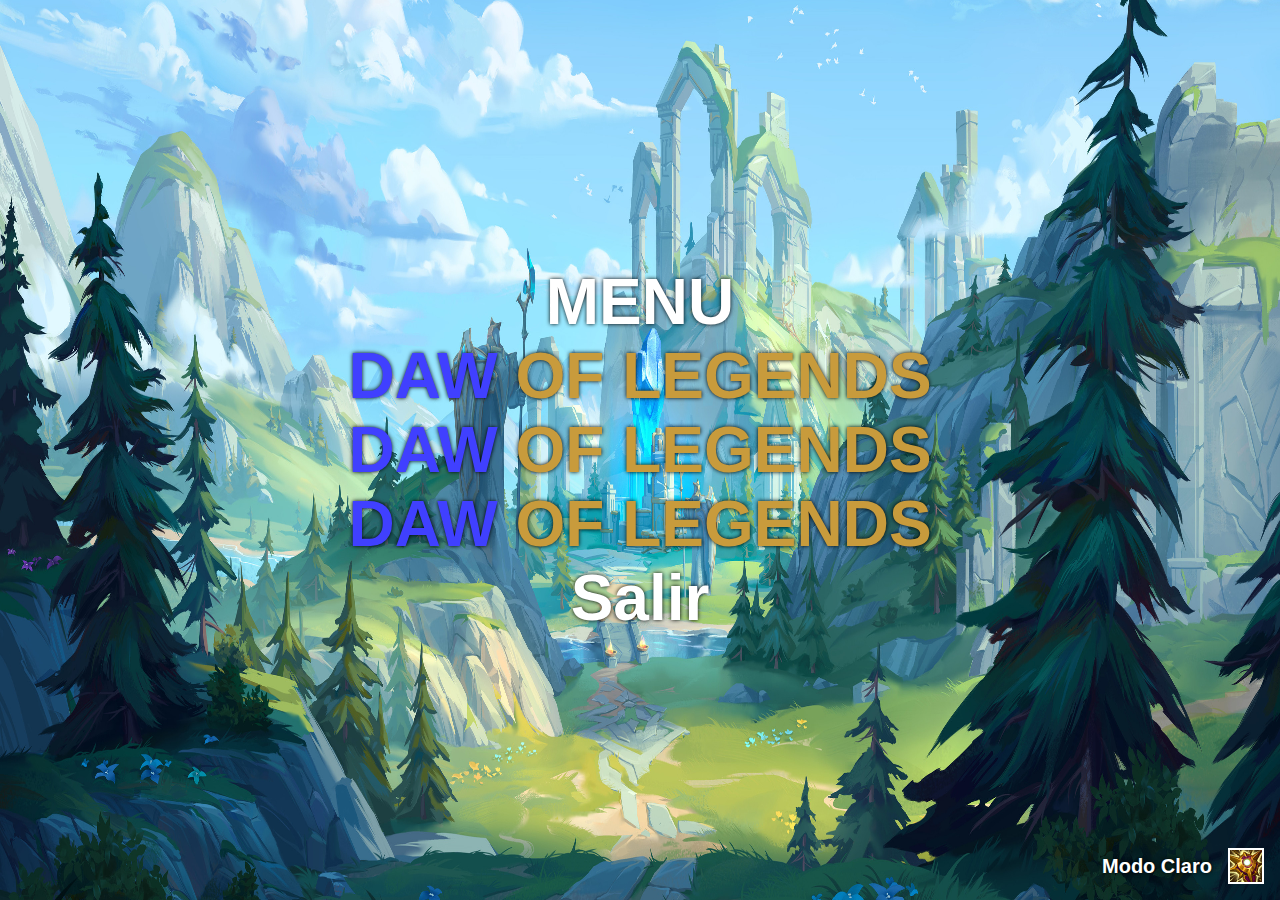
<file: inicio.html>
<!DOCTYPE html>
<html lang="en">
<head>
    <meta charset="UTF-8">
    <meta name="viewport" content="width=device-width, initial-scale=1.0">
    <title>Bienvenido</title>
    <link rel="stylesheet" href="css/style.css">
</head>
<body id="PaginaMenu">
    <main>
        <div class="window">
            <div class="head">
                <h1>MENU</h1>
            </div>
            <div class="body">
                <a href="./page5.html" class="title"><span class="title0">DAW</span> <span class="title1">OF LEGENDS</span></a>
                <a href="./page5.html" class="title"><span class="title0">DAW</span> <span class="title1">OF LEGENDS</span></a>
                <a href="./page5.html" class="title"><span class="title0">DAW</span> <span class="title1">OF LEGENDS</span></a>
            </div>
            <div class="foot">
                <a href="page5.html">Salir</a>
            </div>
        </div>
    </main>
    <div id="theme-mode"><p></p><img src="images/transparent.png" onclick="changeThemeMode(true)"></div>
    <script src="js/script.js"></script>
</body>
</html>
</file>
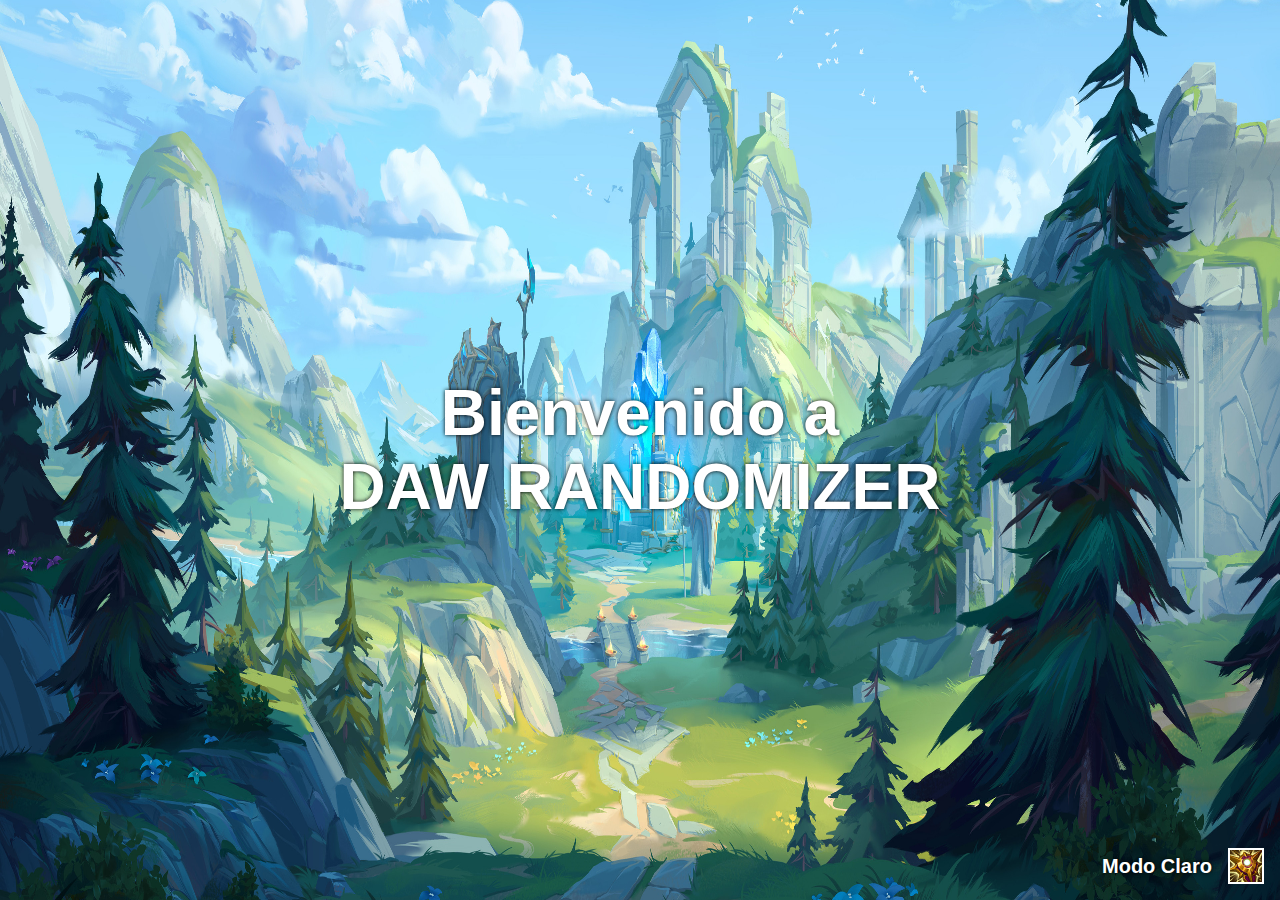
<file: page1.html>
<!DOCTYPE html>
<html lang="en">
<head>
    <meta charset="UTF-8">
    <meta name="viewport" content="width=device-width, initial-scale=1.0">
    <title>Bienvenido</title>
    <link rel="stylesheet" href="css/style.css">
</head>
<body>
    <main>
        <h1>Bienvenido a</h1>
        <a href="./page5.html" class="title"><span>DAW</span> RANDOMIZER</a>
    </main>
    <div id="theme-mode"><p></p><img src="images/transparent.png" onclick="changeThemeMode(true)"></div>
    <script src="js/script.js"></script>
</body>
</html>
</file>
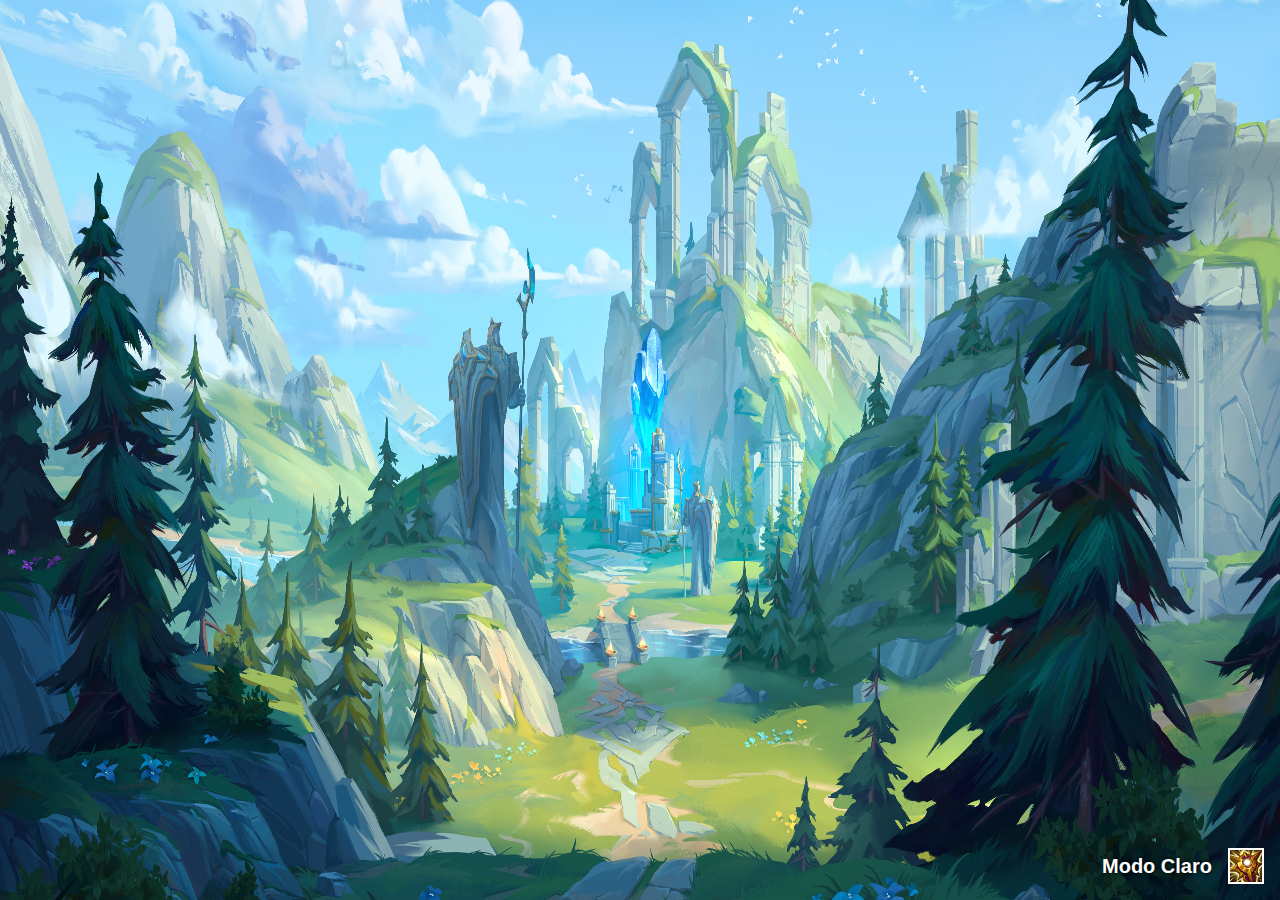
<file: page2.html>
<!DOCTYPE html>
<html lang="es">
<head>
    <meta charset="UTF-8">
    <meta name="viewport" content="width=device-width, initial-scale=1.0">
    <title>Bienvenido</title>
    <link rel="stylesheet" href="css/style.css">
</head>
<body>
    <main></main>
    <div id="theme-mode"><p></p><img src="images/transparent.png" onclick="changeThemeMode(true)"></div>
    <script src="js/script.js"></script>
</body>
</html>
</file>
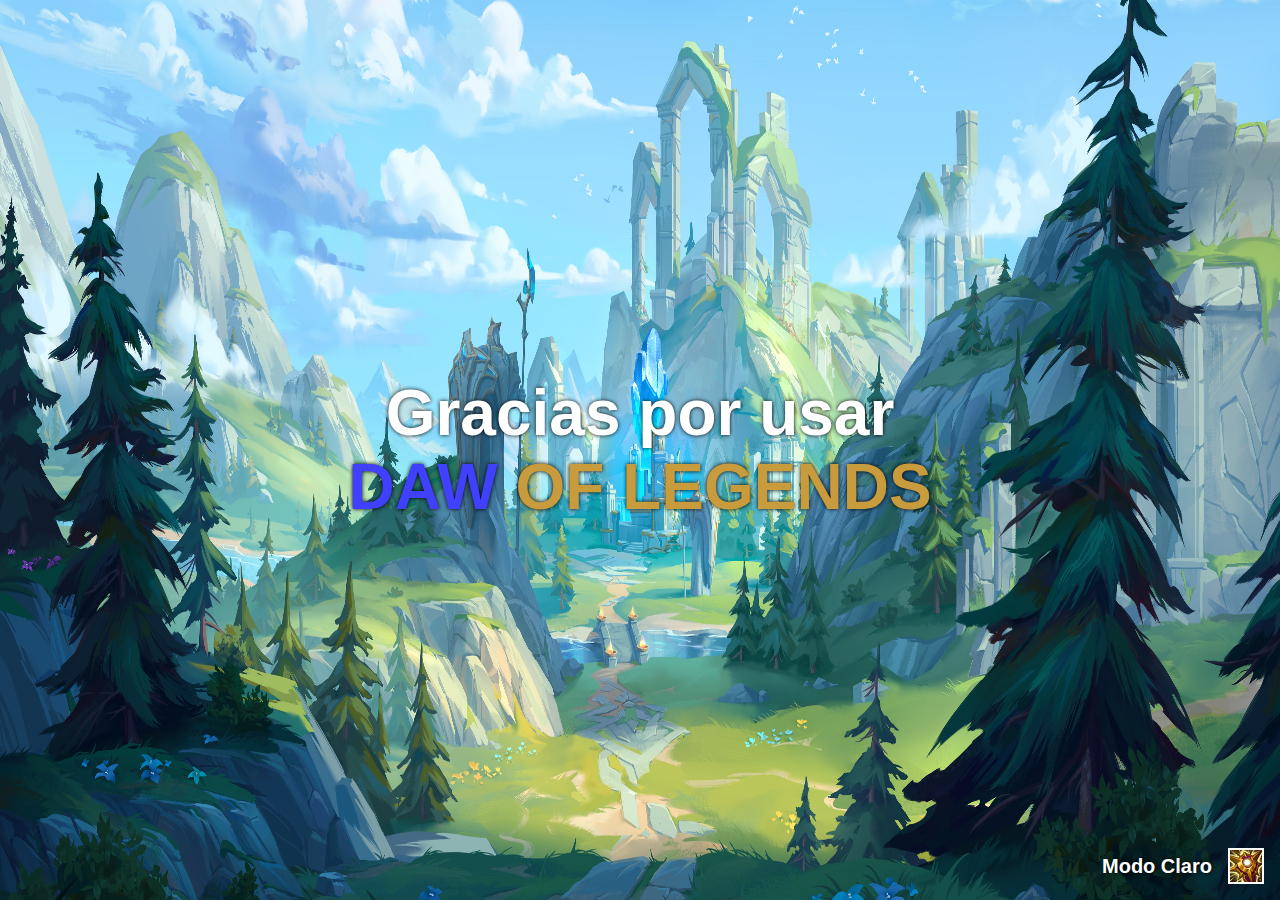
<file: page5.html>
<!DOCTYPE html>
<html lang="en">
<head>
    <meta charset="UTF-8">
    <meta name="viewport" content="width=device-width, initial-scale=1.0">
    <title>Bienvenido</title>
    <link rel="stylesheet" href="css/style.css">
</head>
<body>
    <div class="window">
        <h1>Gracias por usar</h1>
        <a href="./page1.html" class="title"><span class="title0">DAW</span> <span class="title1">OF LEGENDS</span></a>
    </div>
    <div id="theme-mode"><p></p><img src="images/transparent.png" onclick="changeThemeMode(true)"></div>
    <script src="js/script.js"></script>
</body>
</html>
</file>
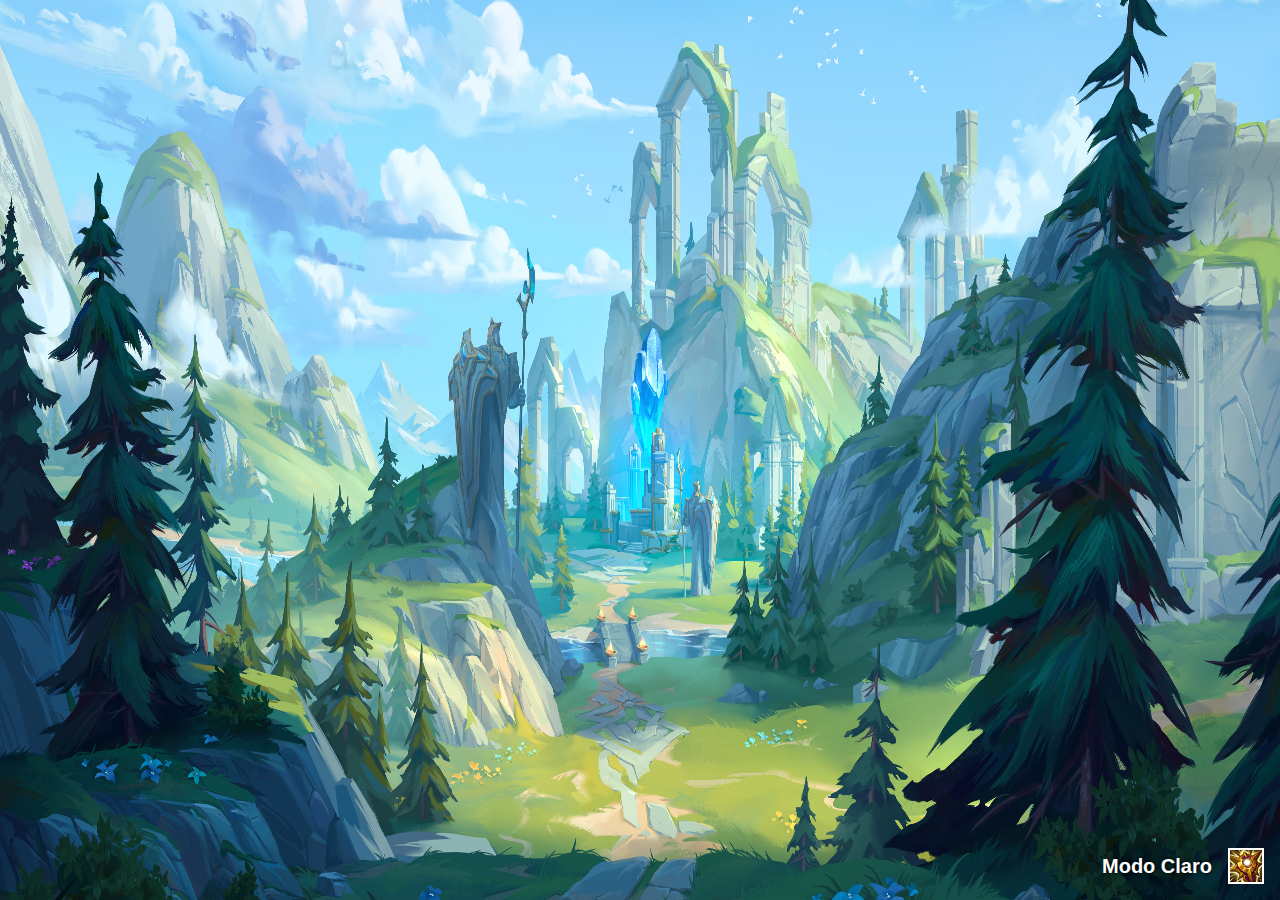
<file: skin-viewer.html>
<!DOCTYPE html>
<html lang="es">
<head>
    <meta charset="UTF-8">
    <meta name="viewport" content="width=device-width, initial-scale=1.0">
    <title>Bienvenido</title>
    <link rel="stylesheet" href="css/style.css">
</head>
<body>
    <main></main>
    <div id="theme-mode"><p></p><img src="images/transparent.png" onclick="changeThemeMode(true)"></div>
    <script src="js/script.js"></script>
</body>
</html>
</file>
<file: src/css/global.css>
:root {
    --custom-bg: '';
}
* {
    margin: 0;
    font-family: LeagueOfFont;
    text-decoration: none;
}
@font-face {
    font-family: LeagueOfFont;
    src: url(Fuentes/Friz\ Quadrata\ Regular.ttf);
}
html, body{
    display: flex;
    flex-direction: column;
    height: 100%;
    width: 100%;
    justify-content: center;
    align-items: center;
}
body {
    background-position: center;
    background-size: auto 110vmax;
}
body::before {
    content: '';
    position: absolute;
    top: 0;
    left: 0;
    width: 100%;
    height: 100%;
    background-position: 1px;
    background: var(--custom-bg);
}
main {
    padding: 16px;
    max-width: calc(100% - 32px);
}
.window {
    background: linear-gradient(45deg, #091428, #0F1428);
    padding: 32px;
    border: 2px solid #C89B3C;
}
.window::before {
    content: 'x';
    display: block;
    color: #C89B3C;
    background: linear-gradient(45deg, #091428, #0A1428);
    width: 32px;
    height: 32px;
    border: 2px solid #C89B3C;
    margin-top: calc(-18px - 16px - 12px);
    margin-left: calc(100% - 2px + 12px);
    margin-bottom: 10px;
    border-radius: 100%;
    text-align: center;
    font-size: 20px;
    line-height: 28px;
}
.window::after {
    content: '';
    display: block;
    width: 100%;
    border: 2px solid #C89B3C;
    height: 2px;
    border-radius: 0 0 8px 8px;
    margin-top: 32px;
    margin-bottom: -38px;
}


#theme-mode {
    position: absolute;
    bottom: 0;
    right: 0;
    display: flex;
    padding: 16px;
    gap: 16px;
    align-items: center;
    color: white;
    font-weight: bold;
    text-shadow: 0px 0px 4px black;
}
#theme-mode p {
    font-size: 20px;
}
#theme-mode img {
    width:  32px;
    height: 32px;
    border: 2px solid white;
    background-size: cover;
    background-position: center;
}
#theme-mode img:hover {
    width: 40px;
    height: 40px;
}


body.dark-mode  { background-image: url('../images/fondos/darkBackgroundImage.png');  }
body.light-mode { background-image: url('../images/fondos/lightBackgroundImage.png'); }
body.dark-mode  #theme-mode p::before { content: 'Modo Oscuro'; }
body.light-mode #theme-mode p::before { content: 'Modo Claro';  }
body.dark-mode  a span.title0 { color: rgb(255,  64,  64); }
body.light-mode a span.title0 { color: rgb( 64,  64, 255); }
body.dark-mode  #theme-mode img { background-image: url('../images/objetos/Filo_de_la_Noche.png'); }
body.light-mode #theme-mode img { background-image: url('../images/objetos/Medallon_de_los_Solari_de_Hierro.png'); }
</file>
<file: goodbye/style.css>
.window .body {
    display: flex;
    flex-direction: column;
    justify-content: center;
    align-items: center;
}
.window .body h1{
    text-align: center;
    font-size: 64px;
    color: white;
    text-shadow: 0px 0px 4px black;
}
.window a {
    display: flex;
    font-size: 64px;
    text-align: center;
    color: #C89B3C; 
    text-shadow: 0px 0px 4px black;
    font-weight: bold;
}
.window a:hover::before {
    content: '>';
    display: block;
    text-align: center;
    width: 64px;
    height: 64px;
    line-height: 64px;
    margin-left: -98px;
    margin-right: 34px;
}
.window a:hover::after {
    content: '<';
    display: block;
    text-align: center;
    width: 64px;
    height: 64px;
    line-height: 64px;
    margin-left: 34px;
    margin-right: -98px;
}
.window a span {
    display: inline-block;
    height: 64px;
    line-height: 64px;
    font-size: 64px;
}
</file>
<file: menu/style.css>
.window .body a {
    color: #ffffff;
    display: flex;
}

.window .body a:hover {
    color: #C89B3C;
    margin-left: -16px;
}

.window .body a:hover::before {
    content: '>';
    width: 16px;
    height: 16px;
    text-align: center;
    display: block;
}
</file>
<file: randomizer/style.css>
.window::before {
    margin-bottom: -6px;
    flex: 0 0 auto;
}
.window::after {
    margin-top: 16px;
    flex: 0 0 auto;
}
.window .head {
    height: 40px;
    color: white;
    flex: 0 0 auto;
}


/* EMPEZAR A CAMBIAR EL CUERPO AQUI */

.window .body {
    display: flex;
    justify-content: space-between;
    padding: 16px;
    position: relative; /* Necesario para contener el botón */
    padding-bottom: 60px;
}

main div div.campeon {
    display: block;
    margin: 0;
    width: 350px;
    border: 2px solid #C89B3C;
    height: 500px;
}

main div div.runas {
    display: block;
    width: 900px;
    border: 2px solid #C89B3C;
    height: 500px;
    padding: 16px;
    margin-left: 30px;
    color: white;
}

main div div.campeon img {
    display: block;
    margin: 0;
    width: 100%;
    border: 2px solid #C89B3C;
    height: 500px;
}
main div div.campeon img:hover {
    border: 2px solid #F0E6D2;
}
main div div.campeon h2 {
    color: #ffffff;
}
main div div.campeon p {
    color: #ffffff;
}
/* Runas*/
.runas h2 {
    color: #C89B3C;
    text-align: center;
    margin-bottom: 10px;
    font-size: 1.5em;
    text-transform: uppercase;
    letter-spacing: 1px;
}

.runa-seccion {
    display: flex;
    gap: 15px;
}

.runa-categoria {
    flex: 1;
    border: 1px solid #C89B3C;
    padding: 10px;
    background-color: rgba(9, 20, 40, 0.6);
    margin-bottom: 15px;
}

.runa-categoria h3 {
    color: #F0E6D2;
    text-align: center;
    margin-bottom: 15px;
    font-size: 1em;
    border-bottom: 1px solid #C89B3C;
    padding-bottom: 5px;
    text-transform: uppercase;
}

.runa-item {
    display: inline-flex;
    align-items: center;
    margin-bottom: 12px;
    margin-right: 60px;
}

.runa-item img {
    width: 40px;
    height: 40px;
    margin-bottom: 5px;
    border: 1px solid #C89B3C;
    border-radius: 50%;
    background-color: #091428;
    padding: 3px;
    transition: transform 0.2s;
}

.runa-item img:hover {
    transform: scale(1.1);
    border-color: #F0E6D2;
}

.runa-item p {
    margin-left: 7px;
    font-size: 1em;
    text-align: center;
    color: #F0E6D2;
}

/* Contenedor del botón */
.botonRandom {
    position: absolute;
    right: 16px; /* Igual que el padding del body */
    bottom: 15px; /* Igual que el margin-top del foot */
}

.random-button {
    padding: 12px 24px;
    background-color: #C89B3C;
    color: #091428;
    border: 2px solid #F0E6D2;
    border-radius: 4px;
    cursor: pointer;
    font-weight: bold;
    font-size: 1em;
    transition: all 0.3s ease;
    box-shadow: 0 4px 6px rgba(0, 0, 0, 0.1);
}

.random-button:hover {
    background-color: #F0E6D2;
    color: #091428;
    border-color: #C89B3C;
    transform: translateY(-2px);
    box-shadow: 0 6px 8px rgba(0, 0, 0, 0.15);
}

/* TERMINAR DE CAMBIAR EL CUERPO AQUI */

.window .foot {
    display: flex;
    height: 32px;
    margin-top: 15px;
    flex: 0 0 auto;
}
.window .foot a {
    color: white;
    border: 1px solid white;
    padding: 4px 16px;
    height: 22px;
}
.window .foot a:hover {
    color: #C89B3C;
    border-color: #C89B3C;
}
</file>
<file: skin-viewer/style.css>
.window {
    display: flex;
    flex-direction: column;
    gap: 16px;
}
.window::before {
    margin-bottom: -6px;
}
.window::after {
    margin-top: 16px;
}
.window .head {
    color: white;
}
.window .body {
    display: flex;
    flex-direction: column;
}
.window .body a{
    color: #ffffff;
    display: flex;
}
.window .body a:hover {
    color: #C89B3C;
    margin-left: -16px;
}
.window .body a:hover::before {
    content: '>';
    width: 16px;
    height: 16px;
    text-align: center;
    display: block;
}
.window .foot a {
    color: white;
    border: 1px solid white;
    padding: 4px 16px;
}
.window .foot a:hover {
    color: #C89B3C;
    border-color: #C89B3C;
}


/* Contenedor principal */
.container {
    max-width: 1200px;
    margin: 0 auto;
  }
  
  /* Lista de campeones */
  .champion-list {
    list-style: none;
    padding: 0;
    margin: 0;
    display: grid;
    grid-template-columns: repeat(auto-fill, minmax(150px, 1fr));
    gap: 20px;
  }
  
  /* Elemento individual de campeón */
  .champion-list li {
    background-color: #1e1e1e; /* Fondo oscuro más claro */
    border: 1px solid #333;
    border-radius: 8px;
    padding: 10px;
    text-align: center;
    transition: transform 0.2s ease, box-shadow 0.2s ease;
    display: flex;
    flex-direction: column;
    align-items: center;
  }
  
  /* Imagen del campeón */
  .champion-list li img {
    width: 60px;
    height: 60px;
    object-fit: contain;
    margin-bottom: 10px;
    border-radius: 50%;
    background-color: #2a2a2a;
    padding: 5px;
  }
  
  /* Nombre del campeón */
  .champion-list li span {
    font-size: 14px;
    margin-top: 8px;
  }
  
  /* Efecto hover */
  .champion-list li:hover {
    transform: scale(1.05);
    box-shadow: 0 0 10px #00ffcc;
  }
</file>
<file: wellcome/style.css>
.window .body {
    display: flex;
    flex-direction: column;
    justify-content: center;
    align-items: center;
}
.window .body h1{
    text-align: center;
    font-size: 64px;
    color: white;
    text-shadow: 0px 0px 4px black;
}
.window a {
    display: flex;
    font-size: 64px;
    text-align: center;
    color: #C89B3C; 
    text-shadow: 0px 0px 4px black;
    font-weight: bold;
}
.window a:hover::before {
    content: '>';
    display: block;
    text-align: center;
    width: 64px;
    height: 64px;
    line-height: 64px;
    margin-left: -98px;
    margin-right: 34px;
}
.window a:hover::after {
    content: '<';
    display: block;
    text-align: center;
    width: 64px;
    height: 64px;
    line-height: 64px;
    margin-left: 34px;
    margin-right: -98px;
}
.window a span {
    display: inline-block;
    height: 64px;
    line-height: 64px;
    font-size: 64px;
}
</file>
<file: css/style.css>
* {
    margin: 0;
    font-family: Arial, Helvetica, sans-serif;
    text-decoration: none;
}
html, body{
    display: flex;
    flex-direction: column;
    height: 100%;
    width: 100%;
    justify-content: center;
    align-items: center;
}
body {
    background-position: center;
    background-size: 100vmax 100vmax;
}
main {
    padding: 16px;
}
h1 {
    text-align: center;
    font-size: 64px;
    color: white;
    text-shadow: 0px 0px 4px black;
}
a {
    display: block;
    font-size: 64px;
    text-align: center;
    color: white;
    text-shadow: 0px 0px 4px black;
    font-weight: bold;
}
a span.title0 {
    font-size: 64px;
}
a span.title1 {
    font-size: 64px;
    color: #C89B3C; 
}
main {
    max-width: 100%;
}
main .title {
    animation: a_out 0.1s forwards;
}
main .title:hover {
    animation: a_in 0.2s forwards;
}
@keyframes a_in {
      0% { scale: 1;}
    100% { scale: 1.25;}
}
@keyframes a_out {
      0% { scale: 1.25;}
    100% { scale: 1;}
}
#theme-mode {
    position: absolute;
    bottom: 0;
    right: 0;
    display: flex;
    padding: 16px;
    gap: 16px;
    align-items: center;
    color: white;
    font-weight: bold;
    text-shadow: 0px 0px 4px black;
}

#theme-mode p{
    font-size: 20px;
}

#theme-mode img {
    width:  32px;
    height: 32px;
    border: 2px solid white;
    background-size: cover;
    background-position: center;
}
#theme-mode img:hover {
    width: 40px;
    height: 40px;
}


body.dark-mode  { background-image: url('../images/fondos/darkBackgroundImage.png');  }
body.light-mode { background-image: url('../images/fondos/lightBackgroundImage.png'); }
body.dark-mode  #theme-mode p::before { content: 'Modo Oscuro'; }
body.light-mode #theme-mode p::before { content: 'Modo Claro';  }
body.dark-mode  a span.title0 { color: rgb(255,  64,  64); }
body.light-mode a span.title0 { color: rgb( 64,  64, 255); }
body.dark-mode  #theme-mode img { background-image: url('../images/objetos/Filo_de_la_Noche.png'); }
body.light-mode #theme-mode img { background-image: url('../images/objetos/Medallon_de_los_Solari_de_Hierro.png'); }
</file>
